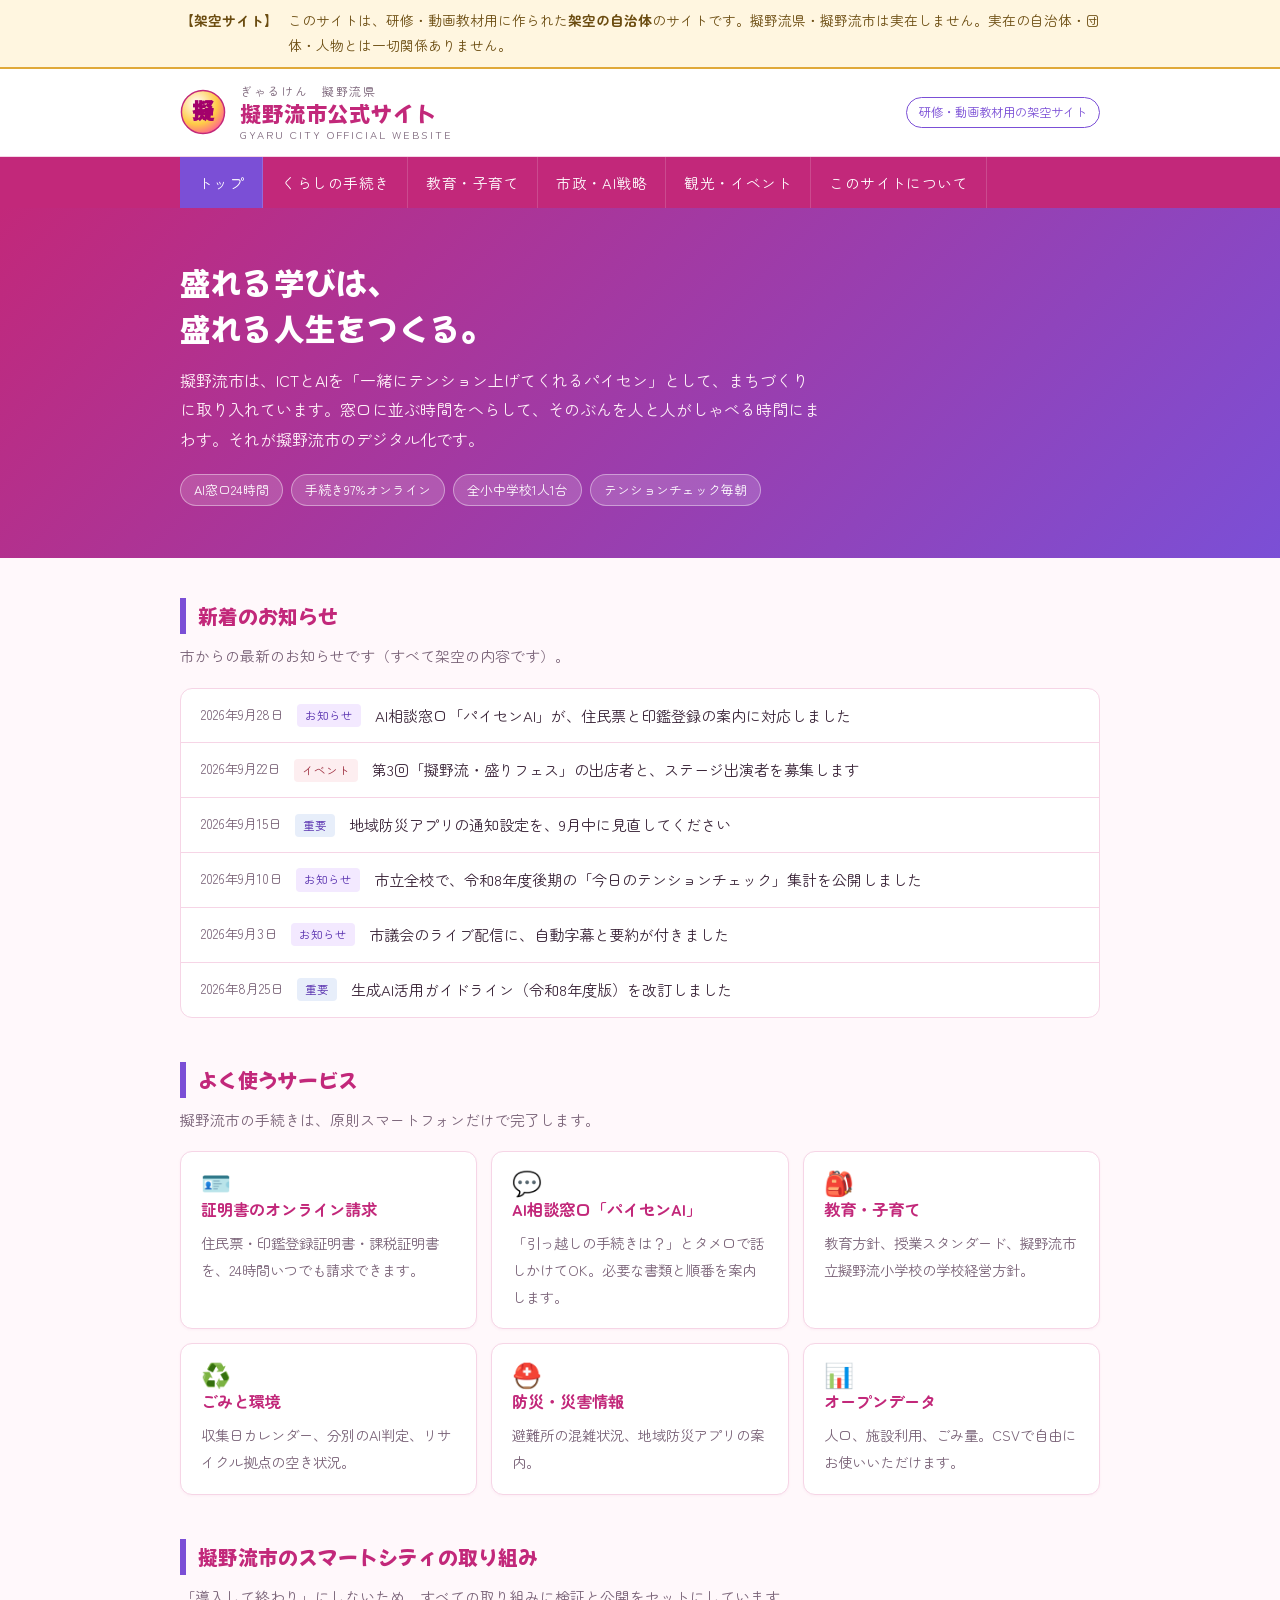
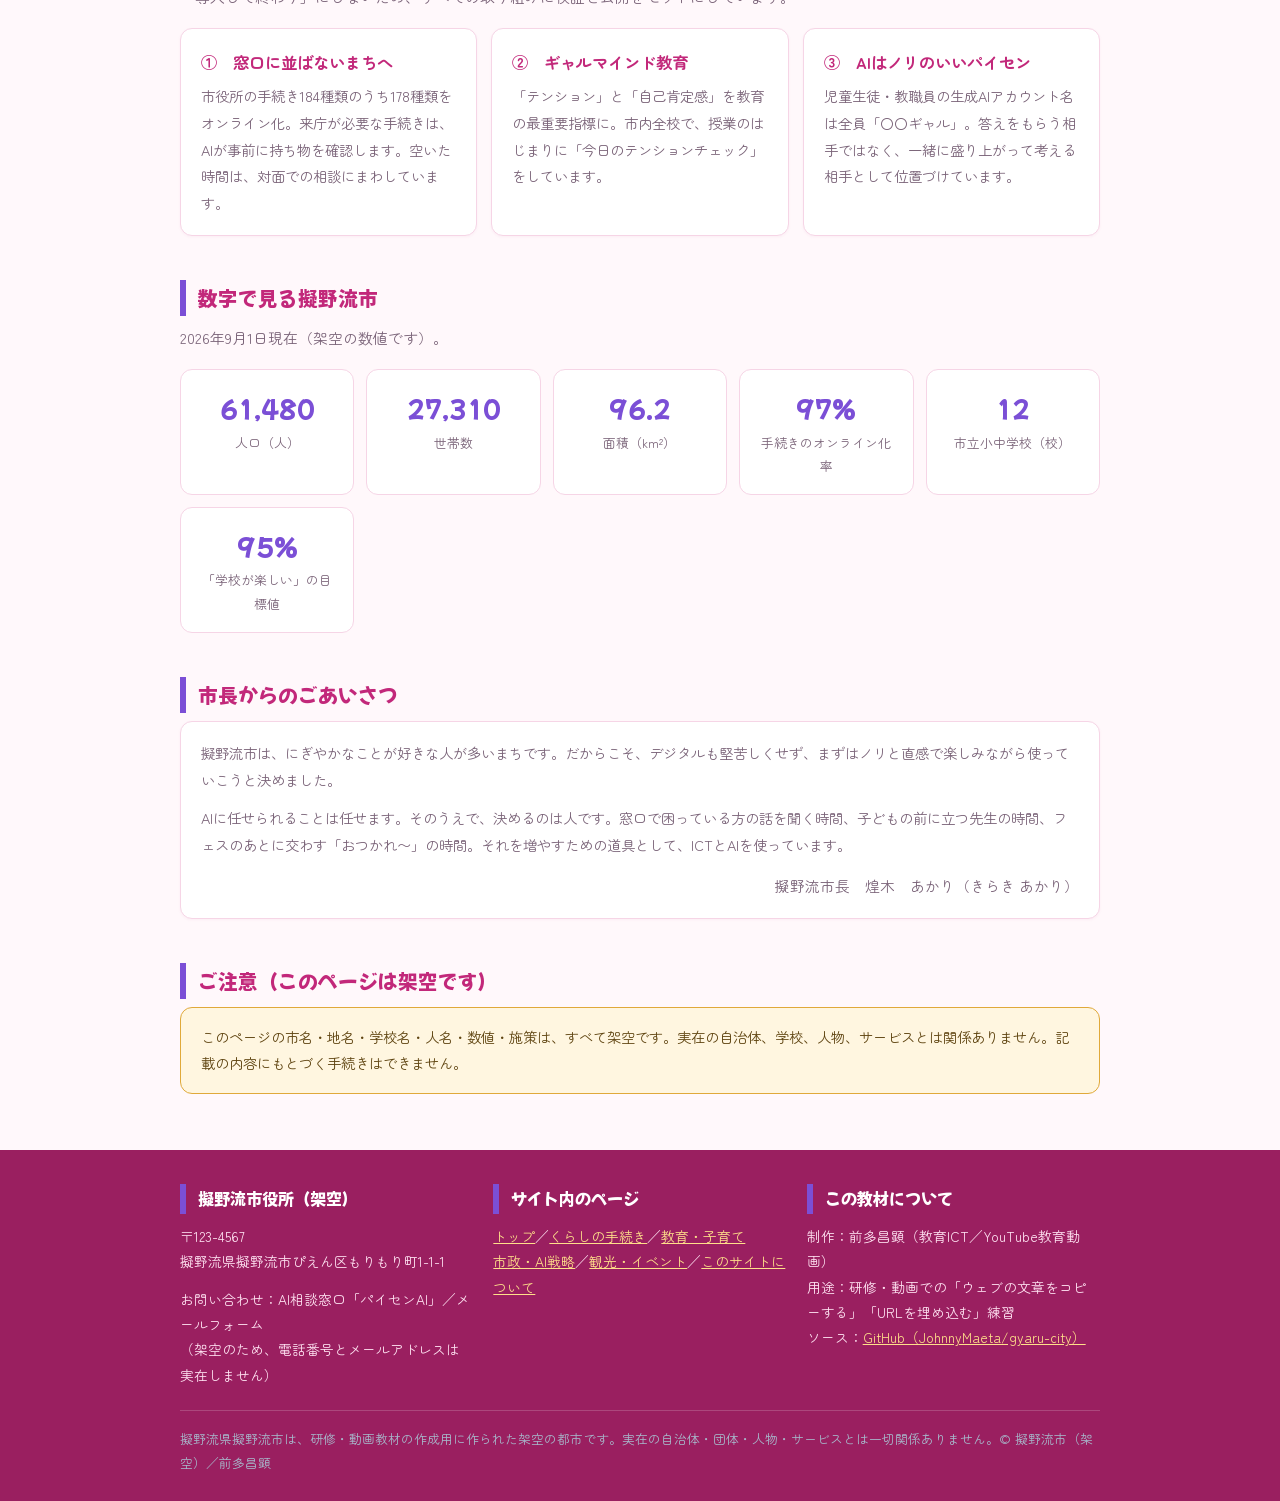
<file: index.html>
<!DOCTYPE html>
<html lang="ja">
<head>
<meta charset="UTF-8">
<meta name="viewport" content="width=device-width, initial-scale=1.0">
<title>擬野流市公式サイト｜擬野流県擬野流市</title>
<meta name="description" content="盛れる学びは、盛れる人生をつくる。ICTとAIを「ノリのいいパイセン」として取り入れる、擬野流県擬野流市の公式サイトです（研修・動画教材用の架空の都市）。">
<link rel="canonical" href="https://johnnymaeta.github.io/gyaru-city/">
<meta property="og:type" content="website">
<meta property="og:site_name" content="擬野流市公式サイト">
<meta property="og:title" content="擬野流市公式サイト｜擬野流県擬野流市">
<meta property="og:description" content="盛れる学びは、盛れる人生をつくる。ICTとAIを「ノリのいいパイセン」として取り入れる、擬野流県擬野流市の公式サイトです（研修・動画教材用の架空の都市）。">
<meta property="og:url" content="https://johnnymaeta.github.io/gyaru-city/">
<meta property="og:image" content="https://johnnymaeta.github.io/gyaru-city/assets/ogp.png">
<meta property="og:image:width" content="1200">
<meta property="og:image:height" content="630">
<meta property="og:locale" content="ja_JP">
<meta name="twitter:card" content="summary_large_image">
<meta name="twitter:title" content="擬野流市公式サイト｜擬野流県擬野流市">
<meta name="twitter:description" content="盛れる学びは、盛れる人生をつくる。ICTとAIを「ノリのいいパイセン」として取り入れる、擬野流県擬野流市の公式サイトです（研修・動画教材用の架空の都市）。">
<meta name="twitter:image" content="https://johnnymaeta.github.io/gyaru-city/assets/ogp.png">
<link rel="icon" href="favicon.svg" type="image/svg+xml">
<link rel="apple-touch-icon" href="apple-touch-icon.png">
<link rel="preconnect" href="https://fonts.googleapis.com">
<link rel="preconnect" href="https://fonts.gstatic.com" crossorigin>
<link href="https://fonts.googleapis.com/css2?family=Mochiy+Pop+One&family=Zen+Maru+Gothic:wght@400;500;700&display=swap" rel="stylesheet">
<link rel="stylesheet" href="assets/style.css">
</head>
<body>

<div class="fiction-bar">
  <div class="wrap">
    <strong>【架空サイト】</strong>
    <span>このサイトは、研修・動画教材用に作られた<b>架空の自治体</b>のサイトです。擬野流県・擬野流市は実在しません。実在の自治体・団体・人物とは一切関係ありません。</span>
  </div>
</div>

<header class="site-header">
  <div class="wrap">
    <svg class="emblem" viewBox="0 0 64 64" role="img" aria-label="擬野流市 市章（架空）">
      <defs><radialGradient id="g" cx="35%" cy="30%" r="80%"><stop offset="0" stop-color="#fff"/><stop offset="0.6" stop-color="#ffcb47"/><stop offset="1" stop-color="#ff4f9c"/></radialGradient></defs>
      <circle cx="32" cy="32" r="30" fill="url(#g)" stroke="#c2287a" stroke-width="2"/>
      <text x="32" y="42" text-anchor="middle" font-size="30" font-weight="900" fill="#a3006b" font-family="'Mochiy Pop One','Hiragino Maru Gothic ProN',sans-serif">擬</text>
    </svg>
    <div class="site-title">
      <span class="pref">ぎゃるけん　擬野流県</span>
      <span class="name"><a href="index.html">擬野流市公式サイト</a></span>
      <span class="en">GYARU CITY OFFICIAL WEBSITE</span>
    </div>
    <div class="header-tag">研修・動画教材用の架空サイト</div>
  </div>
</header>

<nav class="gnav" aria-label="メインメニュー">
  <div class="wrap">
    <ul>
      <li><a href="index.html" aria-current="page">トップ</a></li>
      <li><a href="kurashi.html">くらしの手続き</a></li>
      <li><a href="kyoiku.html">教育・子育て</a></li>
      <li><a href="shisei.html">市政・AI戦略</a></li>
      <li><a href="kanko.html">観光・イベント</a></li>
      <li><a href="about.html">このサイトについて</a></li>
    </ul>
  </div>
</nav>

<div class="hero">
  <div class="wrap">
    <p class="catch">盛れる学びは、<br>盛れる人生をつくる。</p>
    <p class="lead">擬野流市は、ICTとAIを「一緒にテンション上げてくれるパイセン」として、まちづくりに取り入れています。窓口に並ぶ時間をへらして、そのぶんを人と人がしゃべる時間にまわす。それが擬野流市のデジタル化です。</p>
    <div class="badges">
      <span>AI窓口24時間</span><span>手続き97%オンライン</span><span>全小中学校1人1台</span><span>テンションチェック毎朝</span>
    </div>
  </div>
</div>

<main>
  <div class="wrap">
    <section aria-labelledby="news-h">
      <h2 id="news-h">新着のお知らせ</h2>
      <p class="sec-lead">市からの最新のお知らせです（すべて架空の内容です）。</p>
      <ul class="news">
        <li><time datetime="2026-09-28">2026年9月28日</time><span class="tag">お知らせ</span><span class="title">AI相談窓口「パイセンAI」が、住民票と印鑑登録の案内に対応しました</span></li>
        <li><time datetime="2026-09-22">2026年9月22日</time><span class="tag event">イベント</span><span class="title">第3回「擬野流・盛りフェス」の出店者と、ステージ出演者を募集します</span></li>
        <li><time datetime="2026-09-15">2026年9月15日</time><span class="tag info">重要</span><span class="title">地域防災アプリの通知設定を、9月中に見直してください</span></li>
        <li><time datetime="2026-09-10">2026年9月10日</time><span class="tag">お知らせ</span><span class="title">市立全校で、令和8年度後期の「今日のテンションチェック」集計を公開しました</span></li>
        <li><time datetime="2026-09-03">2026年9月3日</time><span class="tag">お知らせ</span><span class="title">市議会のライブ配信に、自動字幕と要約が付きました</span></li>
        <li><time datetime="2026-08-25">2026年8月25日</time><span class="tag info">重要</span><span class="title">生成AI活用ガイドライン（令和8年度版）を改訂しました</span></li>
      </ul>
    </section>
    <section aria-labelledby="service-h">
      <h2 id="service-h">よく使うサービス</h2>
      <p class="sec-lead">擬野流市の手続きは、原則スマートフォンだけで完了します。</p>
      <div class="grid">
        <a class="card" href="kurashi.html"><div class="icon">🪪</div><h3>証明書のオンライン請求</h3><p>住民票・印鑑登録証明書・課税証明書を、24時間いつでも請求できます。</p></a>
        <a class="card" href="kurashi.html#ai"><div class="icon">💬</div><h3>AI相談窓口「パイセンAI」</h3><p>「引っ越しの手続きは？」とタメ口で話しかけてOK。必要な書類と順番を案内します。</p></a>
        <a class="card" href="kyoiku.html"><div class="icon">🎒</div><h3>教育・子育て</h3><p>教育方針、授業スタンダード、擬野流市立擬野流小学校の学校経営方針。</p></a>
        <a class="card" href="kurashi.html#gomi"><div class="icon">♻️</div><h3>ごみと環境</h3><p>収集日カレンダー、分別のAI判定、リサイクル拠点の空き状況。</p></a>
        <a class="card" href="shisei.html#bosai"><div class="icon">⛑️</div><h3>防災・災害情報</h3><p>避難所の混雑状況、地域防災アプリの案内。</p></a>
        <a class="card" href="shisei.html#opendata"><div class="icon">📊</div><h3>オープンデータ</h3><p>人口、施設利用、ごみ量。CSVで自由にお使いいただけます。</p></a>
      </div>
    </section>
    <section aria-labelledby="smart-h">
      <h2 id="smart-h">擬野流市のスマートシティの取り組み</h2>
      <p class="sec-lead">「導入して終わり」にしないため、すべての取り組みに検証と公開をセットにしています。</p>
      <div class="grid">
        <div class="card"><h3>①　窓口に並ばないまちへ</h3><p>市役所の手続き184種類のうち178種類をオンライン化。来庁が必要な手続きは、AIが事前に持ち物を確認します。空いた時間は、対面での相談にまわしています。</p></div>
        <div class="card"><h3>②　ギャルマインド教育</h3><p>「テンション」と「自己肯定感」を教育の最重要指標に。市内全校で、授業のはじまりに「今日のテンションチェック」をしています。</p></div>
        <div class="card"><h3>③　AIはノリのいいパイセン</h3><p>児童生徒・教職員の生成AIアカウント名は全員「〇〇ギャル」。答えをもらう相手ではなく、一緒に盛り上がって考える相手として位置づけています。</p></div>
      </div>
    </section>
    <section aria-labelledby="stats-h">
      <h2 id="stats-h">数字で見る擬野流市</h2>
      <p class="sec-lead">2026年9月1日現在（架空の数値です）。</p>
      <div class="stats">
        <div class="stat"><div class="num">61,480</div><div class="label">人口（人）</div></div>
        <div class="stat"><div class="num">27,310</div><div class="label">世帯数</div></div>
        <div class="stat"><div class="num">96.2</div><div class="label">面積（km²）</div></div>
        <div class="stat"><div class="num">97%</div><div class="label">手続きのオンライン化率</div></div>
        <div class="stat"><div class="num">12</div><div class="label">市立小中学校（校）</div></div>
        <div class="stat"><div class="num">95%</div><div class="label">「学校が楽しい」の目標値</div></div>
      </div>
    </section>
    <section aria-labelledby="mayor-h">
      <h2 id="mayor-h">市長からのごあいさつ</h2>
      <div class="card">
        <p>擬野流市は、にぎやかなことが好きな人が多いまちです。だからこそ、デジタルも堅苦しくせず、まずはノリと直感で楽しみながら使っていこうと決めました。</p>
        <p>AIに任せられることは任せます。そのうえで、決めるのは人です。窓口で困っている方の話を聞く時間、子どもの前に立つ先生の時間、フェスのあとに交わす「おつかれ〜」の時間。それを増やすための道具として、ICTとAIを使っています。</p>
        <p style="text-align:right; margin-top:14px; font-size:0.92rem;">擬野流市長　煌木　あかり（きらき あかり）</p>
      </div>
    </section>
    <section aria-labelledby="fiction-h">
      <h2 id="fiction-h">ご注意（このページは架空です）</h2>
      <div class="notice">
        <p>このページの市名・地名・学校名・人名・数値・施策は、すべて架空です。実在の自治体、学校、人物、サービスとは関係ありません。記載の内容にもとづく手続きはできません。</p>
      </div>
    </section>

  </div>
</main>

<footer class="site-footer">
  <div class="wrap">
    <div class="cols">
      <div>
        <h2>擬野流市役所（架空）</h2>
        <p>〒123-4567<br>擬野流県擬野流市ぴえん区もりもり町1-1-1</p>
        <p>お問い合わせ：AI相談窓口「パイセンAI」／メールフォーム<br>（架空のため、電話番号とメールアドレスは実在しません）</p>
      </div>
      <div>
        <h2>サイト内のページ</h2>
        <p>
          <a href="index.html">トップ</a>／<a href="kurashi.html">くらしの手続き</a>／<a href="kyoiku.html">教育・子育て</a><br>
          <a href="shisei.html">市政・AI戦略</a>／<a href="kanko.html">観光・イベント</a>／<a href="about.html">このサイトについて</a>
        </p>
      </div>
      <div>
        <h2>この教材について</h2>
        <p>制作：前多昌顕（教育ICT／YouTube教育動画）<br>用途：研修・動画での「ウェブの文章をコピーする」「URLを埋め込む」練習<br>ソース：<a href="https://github.com/JohnnyMaeta/gyaru-city">GitHub（JohnnyMaeta/gyaru-city）</a></p>
      </div>
    </div>
    <p class="fine">擬野流県擬野流市は、研修・動画教材の作成用に作られた架空の都市です。実在の自治体・団体・人物・サービスとは一切関係ありません。© 擬野流市（架空）／前多昌顕</p>
  </div>
</footer>

</body>
</html>
</file>
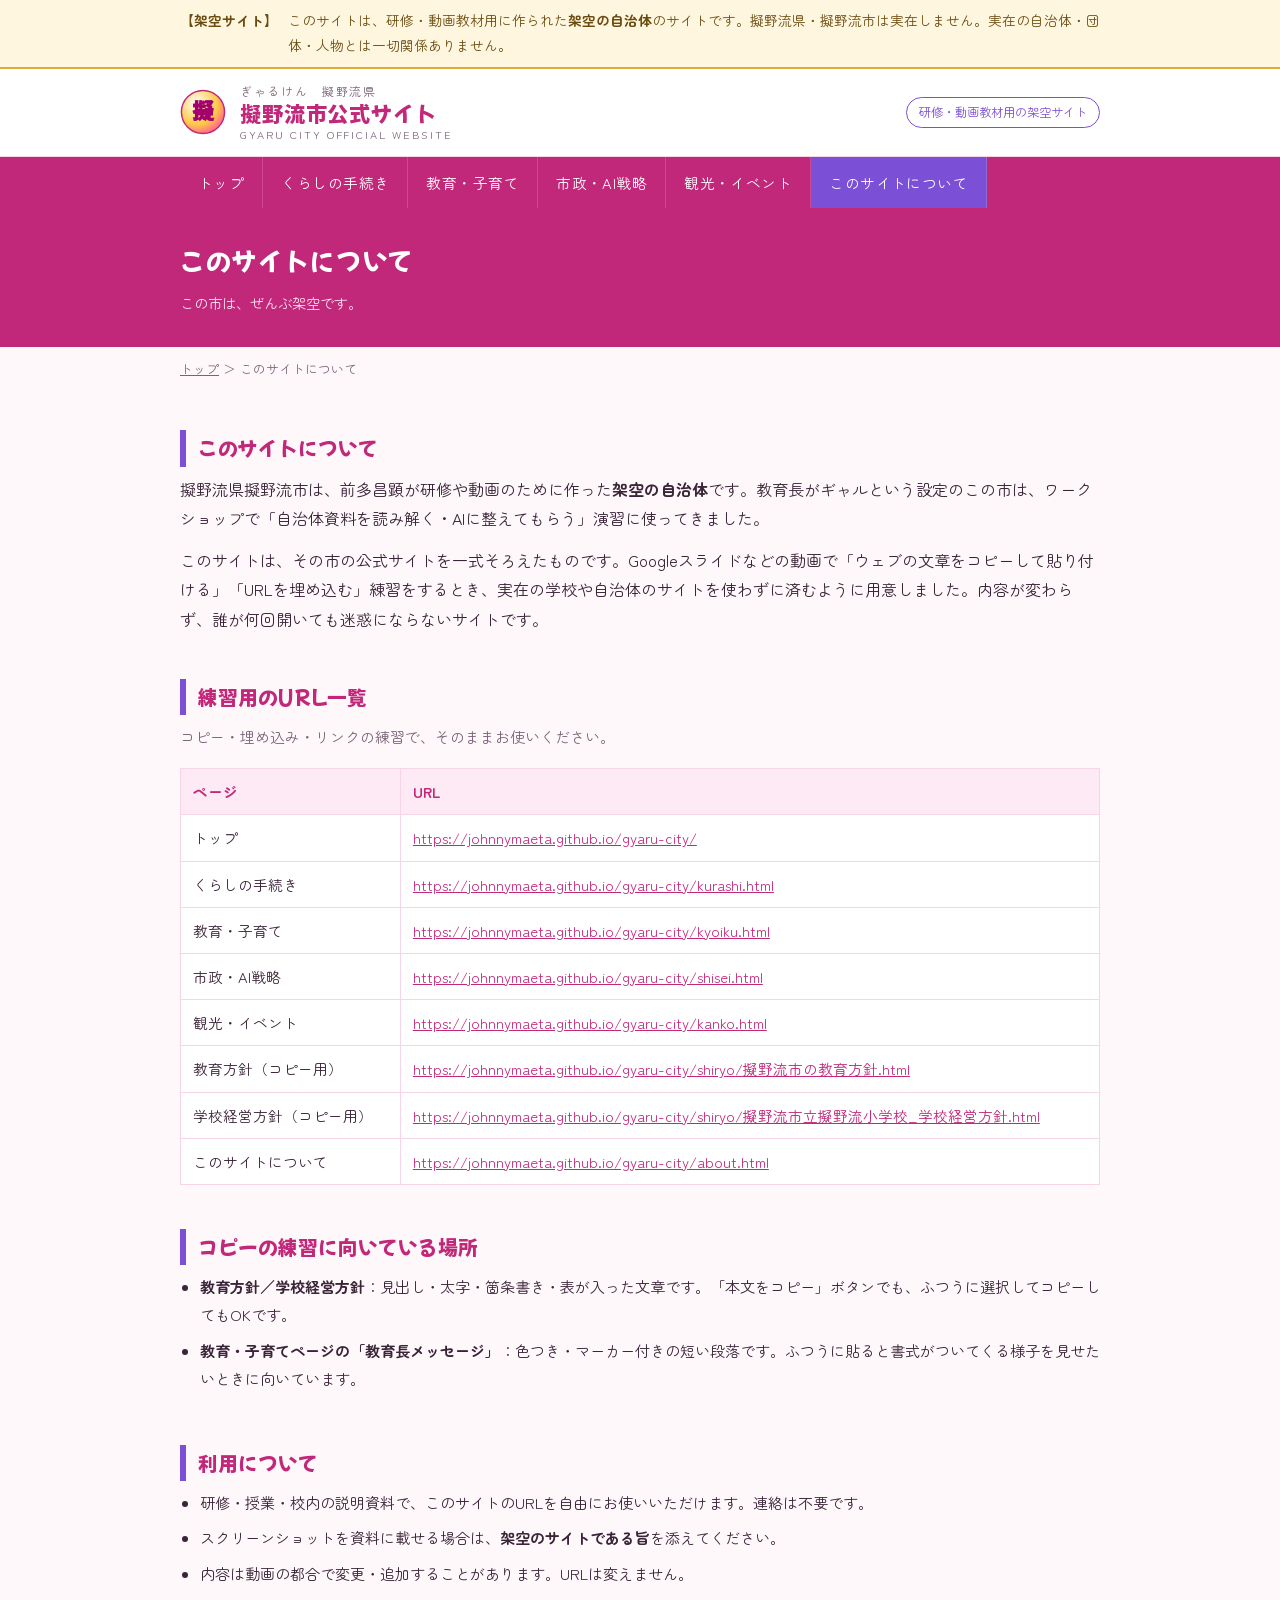
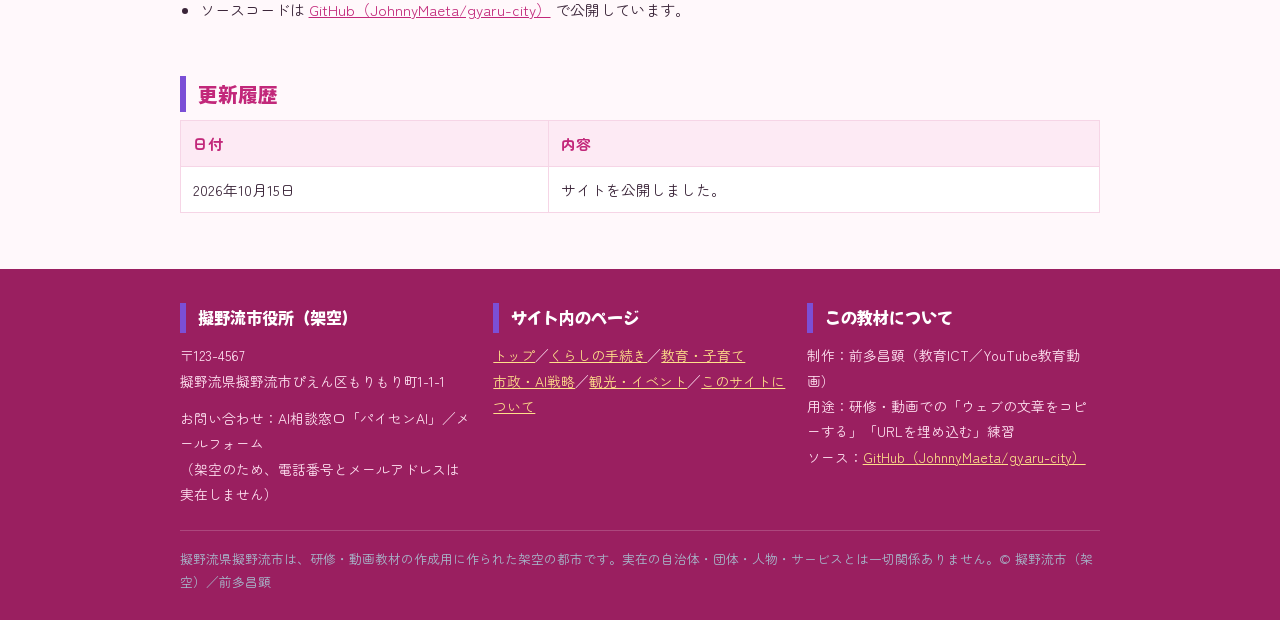
<file: about.html>
<!DOCTYPE html>
<html lang="ja">
<head>
<meta charset="UTF-8">
<meta name="viewport" content="width=device-width, initial-scale=1.0">
<title>このサイトについて（架空の自治体サイトです）｜擬野流市公式サイト</title>
<meta name="description" content="擬野流県擬野流市は、研修・動画教材として作られた架空の都市です。実在の自治体とは関係ありません。コピー・埋め込み練習用のURL一覧も掲載しています。">
<link rel="canonical" href="https://johnnymaeta.github.io/gyaru-city/about.html">
<meta property="og:type" content="website">
<meta property="og:site_name" content="擬野流市公式サイト">
<meta property="og:title" content="このサイトについて（架空の自治体サイトです）｜擬野流市公式サイト">
<meta property="og:description" content="擬野流県擬野流市は、研修・動画教材として作られた架空の都市です。実在の自治体とは関係ありません。コピー・埋め込み練習用のURL一覧も掲載しています。">
<meta property="og:url" content="https://johnnymaeta.github.io/gyaru-city/about.html">
<meta property="og:image" content="https://johnnymaeta.github.io/gyaru-city/assets/ogp.png">
<meta property="og:image:width" content="1200">
<meta property="og:image:height" content="630">
<meta property="og:locale" content="ja_JP">
<meta name="twitter:card" content="summary_large_image">
<meta name="twitter:title" content="このサイトについて（架空の自治体サイトです）｜擬野流市公式サイト">
<meta name="twitter:description" content="擬野流県擬野流市は、研修・動画教材として作られた架空の都市です。実在の自治体とは関係ありません。コピー・埋め込み練習用のURL一覧も掲載しています。">
<meta name="twitter:image" content="https://johnnymaeta.github.io/gyaru-city/assets/ogp.png">
<link rel="icon" href="favicon.svg" type="image/svg+xml">
<link rel="apple-touch-icon" href="apple-touch-icon.png">
<link rel="preconnect" href="https://fonts.googleapis.com">
<link rel="preconnect" href="https://fonts.gstatic.com" crossorigin>
<link href="https://fonts.googleapis.com/css2?family=Mochiy+Pop+One&family=Zen+Maru+Gothic:wght@400;500;700&display=swap" rel="stylesheet">
<link rel="stylesheet" href="assets/style.css">
</head>
<body>

<div class="fiction-bar">
  <div class="wrap">
    <strong>【架空サイト】</strong>
    <span>このサイトは、研修・動画教材用に作られた<b>架空の自治体</b>のサイトです。擬野流県・擬野流市は実在しません。実在の自治体・団体・人物とは一切関係ありません。</span>
  </div>
</div>

<header class="site-header">
  <div class="wrap">
    <svg class="emblem" viewBox="0 0 64 64" role="img" aria-label="擬野流市 市章（架空）">
      <defs><radialGradient id="g" cx="35%" cy="30%" r="80%"><stop offset="0" stop-color="#fff"/><stop offset="0.6" stop-color="#ffcb47"/><stop offset="1" stop-color="#ff4f9c"/></radialGradient></defs>
      <circle cx="32" cy="32" r="30" fill="url(#g)" stroke="#c2287a" stroke-width="2"/>
      <text x="32" y="42" text-anchor="middle" font-size="30" font-weight="900" fill="#a3006b" font-family="'Mochiy Pop One','Hiragino Maru Gothic ProN',sans-serif">擬</text>
    </svg>
    <div class="site-title">
      <span class="pref">ぎゃるけん　擬野流県</span>
      <span class="name"><a href="index.html">擬野流市公式サイト</a></span>
      <span class="en">GYARU CITY OFFICIAL WEBSITE</span>
    </div>
    <div class="header-tag">研修・動画教材用の架空サイト</div>
  </div>
</header>

<nav class="gnav" aria-label="メインメニュー">
  <div class="wrap">
    <ul>
      <li><a href="index.html">トップ</a></li>
      <li><a href="kurashi.html">くらしの手続き</a></li>
      <li><a href="kyoiku.html">教育・子育て</a></li>
      <li><a href="shisei.html">市政・AI戦略</a></li>
      <li><a href="kanko.html">観光・イベント</a></li>
      <li><a href="about.html" aria-current="page">このサイトについて</a></li>
    </ul>
  </div>
</nav>

<div class="page-head">
  <div class="wrap">
    <h1>このサイトについて</h1>
    <p>この市は、ぜんぶ架空です。</p>
  </div>
</div>
<div class="wrap"><p class="breadcrumb"><a href="index.html">トップ</a> ＞ このサイトについて</p></div>

<main>
  <div class="wrap">
    <section aria-labelledby="what-h">
      <h2 id="what-h">このサイトについて</h2>
      <p>擬野流県擬野流市は、前多昌顕が研修や動画のために作った<b>架空の自治体</b>です。教育長がギャルという設定のこの市は、ワークショップで「自治体資料を読み解く・AIに整えてもらう」演習に使ってきました。</p>
      <p>このサイトは、その市の公式サイトを一式そろえたものです。Googleスライドなどの動画で「ウェブの文章をコピーして貼り付ける」「URLを埋め込む」練習をするとき、実在の学校や自治体のサイトを使わずに済むように用意しました。内容が変わらず、誰が何回開いても迷惑にならないサイトです。</p>
    </section>
    <section aria-labelledby="urls-h">
      <h2 id="urls-h">練習用のURL一覧</h2>
      <p class="sec-lead">コピー・埋め込み・リンクの練習で、そのままお使いください。</p>
      <div class="table-scroll">
        <table><thead><tr><th>ページ</th><th>URL</th></tr></thead><tbody>
          <tr><td>トップ</td><td><a href="https://johnnymaeta.github.io/gyaru-city/">https://johnnymaeta.github.io/gyaru-city/</a></td></tr>
          <tr><td>くらしの手続き</td><td><a href="https://johnnymaeta.github.io/gyaru-city/kurashi.html">https://johnnymaeta.github.io/gyaru-city/kurashi.html</a></td></tr>
          <tr><td>教育・子育て</td><td><a href="https://johnnymaeta.github.io/gyaru-city/kyoiku.html">https://johnnymaeta.github.io/gyaru-city/kyoiku.html</a></td></tr>
          <tr><td>市政・AI戦略</td><td><a href="https://johnnymaeta.github.io/gyaru-city/shisei.html">https://johnnymaeta.github.io/gyaru-city/shisei.html</a></td></tr>
          <tr><td>観光・イベント</td><td><a href="https://johnnymaeta.github.io/gyaru-city/kanko.html">https://johnnymaeta.github.io/gyaru-city/kanko.html</a></td></tr>
          <tr><td>教育方針（コピー用）</td><td><a href="https://johnnymaeta.github.io/gyaru-city/shiryo/擬野流市の教育方針.html">https://johnnymaeta.github.io/gyaru-city/shiryo/擬野流市の教育方針.html</a></td></tr>
          <tr><td>学校経営方針（コピー用）</td><td><a href="https://johnnymaeta.github.io/gyaru-city/shiryo/擬野流市立擬野流小学校_学校経営方針.html">https://johnnymaeta.github.io/gyaru-city/shiryo/擬野流市立擬野流小学校_学校経営方針.html</a></td></tr>
          <tr><td>このサイトについて</td><td><a href="https://johnnymaeta.github.io/gyaru-city/about.html">https://johnnymaeta.github.io/gyaru-city/about.html</a></td></tr>
        </tbody></table>
      </div>
    </section>
    <section aria-labelledby="copy-h">
      <h2 id="copy-h">コピーの練習に向いている場所</h2>
      <ul class="dots">
        <li><b>教育方針／学校経営方針</b>：見出し・太字・箇条書き・表が入った文章です。「本文をコピー」ボタンでも、ふつうに選択してコピーしてもOKです。</li>
        <li><b>教育・子育てページの「教育長メッセージ」</b>：色つき・マーカー付きの短い段落です。ふつうに貼ると書式がついてくる様子を見せたいときに向いています。</li>
      </ul>
    </section>
    <section aria-labelledby="use-h">
      <h2 id="use-h">利用について</h2>
      <ul class="dots">
        <li>研修・授業・校内の説明資料で、このサイトのURLを自由にお使いいただけます。連絡は不要です。</li>
        <li>スクリーンショットを資料に載せる場合は、<b>架空のサイトである旨</b>を添えてください。</li>
        <li>内容は動画の都合で変更・追加することがあります。URLは変えません。</li>
        <li>ソースコードは <a href="https://github.com/JohnnyMaeta/gyaru-city">GitHub（JohnnyMaeta/gyaru-city）</a> で公開しています。</li>
      </ul>
    </section>
    <section aria-labelledby="rireki-h">
      <h2 id="rireki-h">更新履歴</h2>
      <div class="table-scroll">
        <table><thead><tr><th>日付</th><th>内容</th></tr></thead><tbody>
          <tr><td>2026年10月15日</td><td>サイトを公開しました。</td></tr>
        </tbody></table>
      </div>
    </section>

  </div>
</main>

<footer class="site-footer">
  <div class="wrap">
    <div class="cols">
      <div>
        <h2>擬野流市役所（架空）</h2>
        <p>〒123-4567<br>擬野流県擬野流市ぴえん区もりもり町1-1-1</p>
        <p>お問い合わせ：AI相談窓口「パイセンAI」／メールフォーム<br>（架空のため、電話番号とメールアドレスは実在しません）</p>
      </div>
      <div>
        <h2>サイト内のページ</h2>
        <p>
          <a href="index.html">トップ</a>／<a href="kurashi.html">くらしの手続き</a>／<a href="kyoiku.html">教育・子育て</a><br>
          <a href="shisei.html">市政・AI戦略</a>／<a href="kanko.html">観光・イベント</a>／<a href="about.html">このサイトについて</a>
        </p>
      </div>
      <div>
        <h2>この教材について</h2>
        <p>制作：前多昌顕（教育ICT／YouTube教育動画）<br>用途：研修・動画での「ウェブの文章をコピーする」「URLを埋め込む」練習<br>ソース：<a href="https://github.com/JohnnyMaeta/gyaru-city">GitHub（JohnnyMaeta/gyaru-city）</a></p>
      </div>
    </div>
    <p class="fine">擬野流県擬野流市は、研修・動画教材の作成用に作られた架空の都市です。実在の自治体・団体・人物・サービスとは一切関係ありません。© 擬野流市（架空）／前多昌顕</p>
  </div>
</footer>

</body>
</html>
</file>
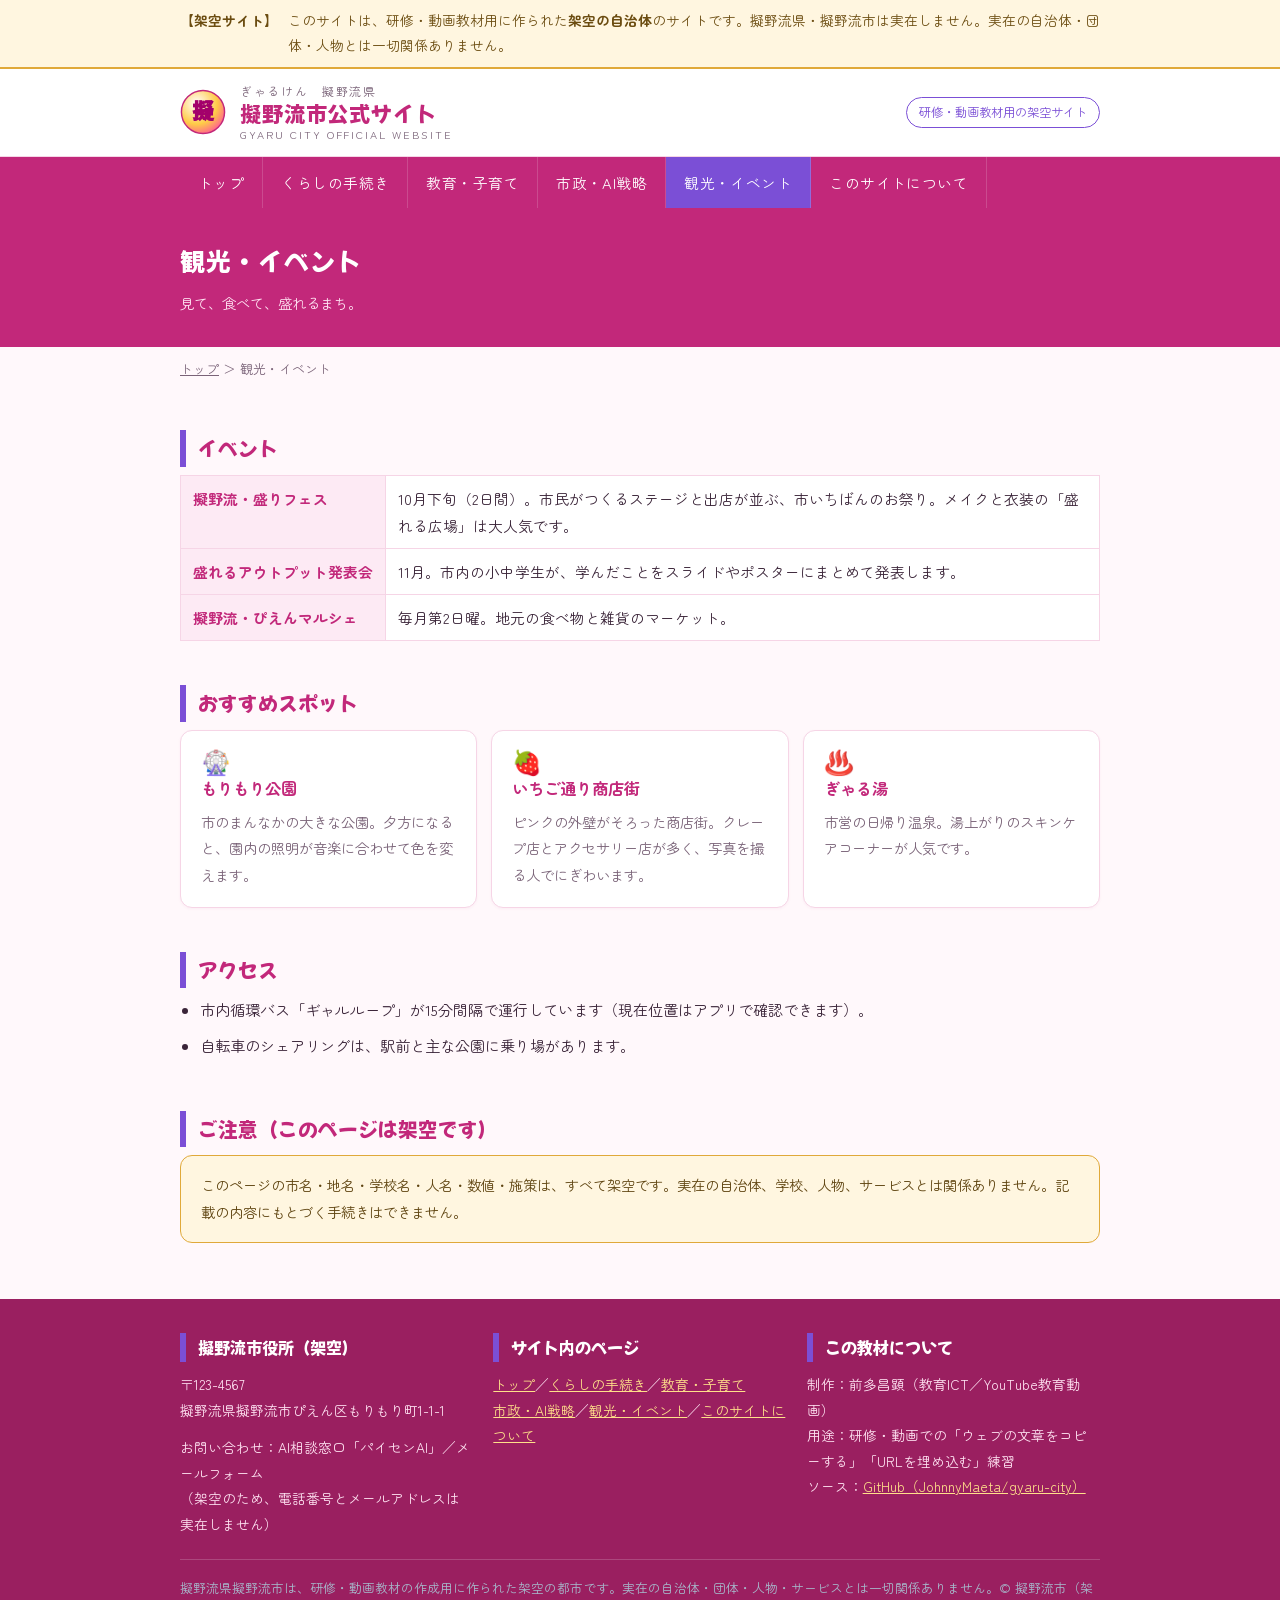
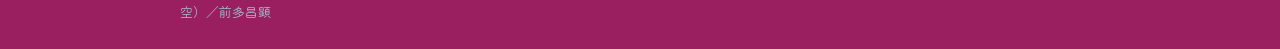
<file: kanko.html>
<!DOCTYPE html>
<html lang="ja">
<head>
<meta charset="UTF-8">
<meta name="viewport" content="width=device-width, initial-scale=1.0">
<title>観光・イベント｜擬野流市公式サイト</title>
<meta name="description" content="擬野流市（架空）の観光とイベント情報。盛りフェス、おすすめスポット、アクセス。研修・動画教材用の架空の自治体サイトです。">
<link rel="canonical" href="https://johnnymaeta.github.io/gyaru-city/kanko.html">
<meta property="og:type" content="website">
<meta property="og:site_name" content="擬野流市公式サイト">
<meta property="og:title" content="観光・イベント｜擬野流市公式サイト">
<meta property="og:description" content="擬野流市（架空）の観光とイベント情報。盛りフェス、おすすめスポット、アクセス。研修・動画教材用の架空の自治体サイトです。">
<meta property="og:url" content="https://johnnymaeta.github.io/gyaru-city/kanko.html">
<meta property="og:image" content="https://johnnymaeta.github.io/gyaru-city/assets/ogp.png">
<meta property="og:image:width" content="1200">
<meta property="og:image:height" content="630">
<meta property="og:locale" content="ja_JP">
<meta name="twitter:card" content="summary_large_image">
<meta name="twitter:title" content="観光・イベント｜擬野流市公式サイト">
<meta name="twitter:description" content="擬野流市（架空）の観光とイベント情報。盛りフェス、おすすめスポット、アクセス。研修・動画教材用の架空の自治体サイトです。">
<meta name="twitter:image" content="https://johnnymaeta.github.io/gyaru-city/assets/ogp.png">
<link rel="icon" href="favicon.svg" type="image/svg+xml">
<link rel="apple-touch-icon" href="apple-touch-icon.png">
<link rel="preconnect" href="https://fonts.googleapis.com">
<link rel="preconnect" href="https://fonts.gstatic.com" crossorigin>
<link href="https://fonts.googleapis.com/css2?family=Mochiy+Pop+One&family=Zen+Maru+Gothic:wght@400;500;700&display=swap" rel="stylesheet">
<link rel="stylesheet" href="assets/style.css">
</head>
<body>

<div class="fiction-bar">
  <div class="wrap">
    <strong>【架空サイト】</strong>
    <span>このサイトは、研修・動画教材用に作られた<b>架空の自治体</b>のサイトです。擬野流県・擬野流市は実在しません。実在の自治体・団体・人物とは一切関係ありません。</span>
  </div>
</div>

<header class="site-header">
  <div class="wrap">
    <svg class="emblem" viewBox="0 0 64 64" role="img" aria-label="擬野流市 市章（架空）">
      <defs><radialGradient id="g" cx="35%" cy="30%" r="80%"><stop offset="0" stop-color="#fff"/><stop offset="0.6" stop-color="#ffcb47"/><stop offset="1" stop-color="#ff4f9c"/></radialGradient></defs>
      <circle cx="32" cy="32" r="30" fill="url(#g)" stroke="#c2287a" stroke-width="2"/>
      <text x="32" y="42" text-anchor="middle" font-size="30" font-weight="900" fill="#a3006b" font-family="'Mochiy Pop One','Hiragino Maru Gothic ProN',sans-serif">擬</text>
    </svg>
    <div class="site-title">
      <span class="pref">ぎゃるけん　擬野流県</span>
      <span class="name"><a href="index.html">擬野流市公式サイト</a></span>
      <span class="en">GYARU CITY OFFICIAL WEBSITE</span>
    </div>
    <div class="header-tag">研修・動画教材用の架空サイト</div>
  </div>
</header>

<nav class="gnav" aria-label="メインメニュー">
  <div class="wrap">
    <ul>
      <li><a href="index.html">トップ</a></li>
      <li><a href="kurashi.html">くらしの手続き</a></li>
      <li><a href="kyoiku.html">教育・子育て</a></li>
      <li><a href="shisei.html">市政・AI戦略</a></li>
      <li><a href="kanko.html" aria-current="page">観光・イベント</a></li>
      <li><a href="about.html">このサイトについて</a></li>
    </ul>
  </div>
</nav>

<div class="page-head">
  <div class="wrap">
    <h1>観光・イベント</h1>
    <p>見て、食べて、盛れるまち。</p>
  </div>
</div>
<div class="wrap"><p class="breadcrumb"><a href="index.html">トップ</a> ＞ 観光・イベント</p></div>

<main>
  <div class="wrap">
    <section aria-labelledby="event-h">
      <h2 id="event-h">イベント</h2>
      <div class="table-scroll">
        <table><tbody>
          <tr><th>擬野流・盛りフェス</th><td>10月下旬（2日間）。市民がつくるステージと出店が並ぶ、市いちばんのお祭り。メイクと衣装の「盛れる広場」は大人気です。</td></tr>
          <tr><th>盛れるアウトプット発表会</th><td>11月。市内の小中学生が、学んだことをスライドやポスターにまとめて発表します。</td></tr>
          <tr><th>擬野流・ぴえんマルシェ</th><td>毎月第2日曜。地元の食べ物と雑貨のマーケット。</td></tr>
        </tbody></table>
      </div>
    </section>
    <section aria-labelledby="spot-h">
      <h2 id="spot-h">おすすめスポット</h2>
      <div class="grid">
        <div class="card"><div class="icon">🎡</div><h3>もりもり公園</h3><p>市のまんなかの大きな公園。夕方になると、園内の照明が音楽に合わせて色を変えます。</p></div>
        <div class="card"><div class="icon">🍓</div><h3>いちご通り商店街</h3><p>ピンクの外壁がそろった商店街。クレープ店とアクセサリー店が多く、写真を撮る人でにぎわいます。</p></div>
        <div class="card"><div class="icon">♨️</div><h3>ぎゃる湯</h3><p>市営の日帰り温泉。湯上がりのスキンケアコーナーが人気です。</p></div>
      </div>
    </section>
    <section aria-labelledby="access-h">
      <h2 id="access-h">アクセス</h2>
      <ul class="dots">
        <li>市内循環バス「ギャルループ」が15分間隔で運行しています（現在位置はアプリで確認できます）。</li>
        <li>自転車のシェアリングは、駅前と主な公園に乗り場があります。</li>
      </ul>
    </section>
    <section aria-labelledby="fiction-h">
      <h2 id="fiction-h">ご注意（このページは架空です）</h2>
      <div class="notice">
        <p>このページの市名・地名・学校名・人名・数値・施策は、すべて架空です。実在の自治体、学校、人物、サービスとは関係ありません。記載の内容にもとづく手続きはできません。</p>
      </div>
    </section>

  </div>
</main>

<footer class="site-footer">
  <div class="wrap">
    <div class="cols">
      <div>
        <h2>擬野流市役所（架空）</h2>
        <p>〒123-4567<br>擬野流県擬野流市ぴえん区もりもり町1-1-1</p>
        <p>お問い合わせ：AI相談窓口「パイセンAI」／メールフォーム<br>（架空のため、電話番号とメールアドレスは実在しません）</p>
      </div>
      <div>
        <h2>サイト内のページ</h2>
        <p>
          <a href="index.html">トップ</a>／<a href="kurashi.html">くらしの手続き</a>／<a href="kyoiku.html">教育・子育て</a><br>
          <a href="shisei.html">市政・AI戦略</a>／<a href="kanko.html">観光・イベント</a>／<a href="about.html">このサイトについて</a>
        </p>
      </div>
      <div>
        <h2>この教材について</h2>
        <p>制作：前多昌顕（教育ICT／YouTube教育動画）<br>用途：研修・動画での「ウェブの文章をコピーする」「URLを埋め込む」練習<br>ソース：<a href="https://github.com/JohnnyMaeta/gyaru-city">GitHub（JohnnyMaeta/gyaru-city）</a></p>
      </div>
    </div>
    <p class="fine">擬野流県擬野流市は、研修・動画教材の作成用に作られた架空の都市です。実在の自治体・団体・人物・サービスとは一切関係ありません。© 擬野流市（架空）／前多昌顕</p>
  </div>
</footer>

</body>
</html>
</file>
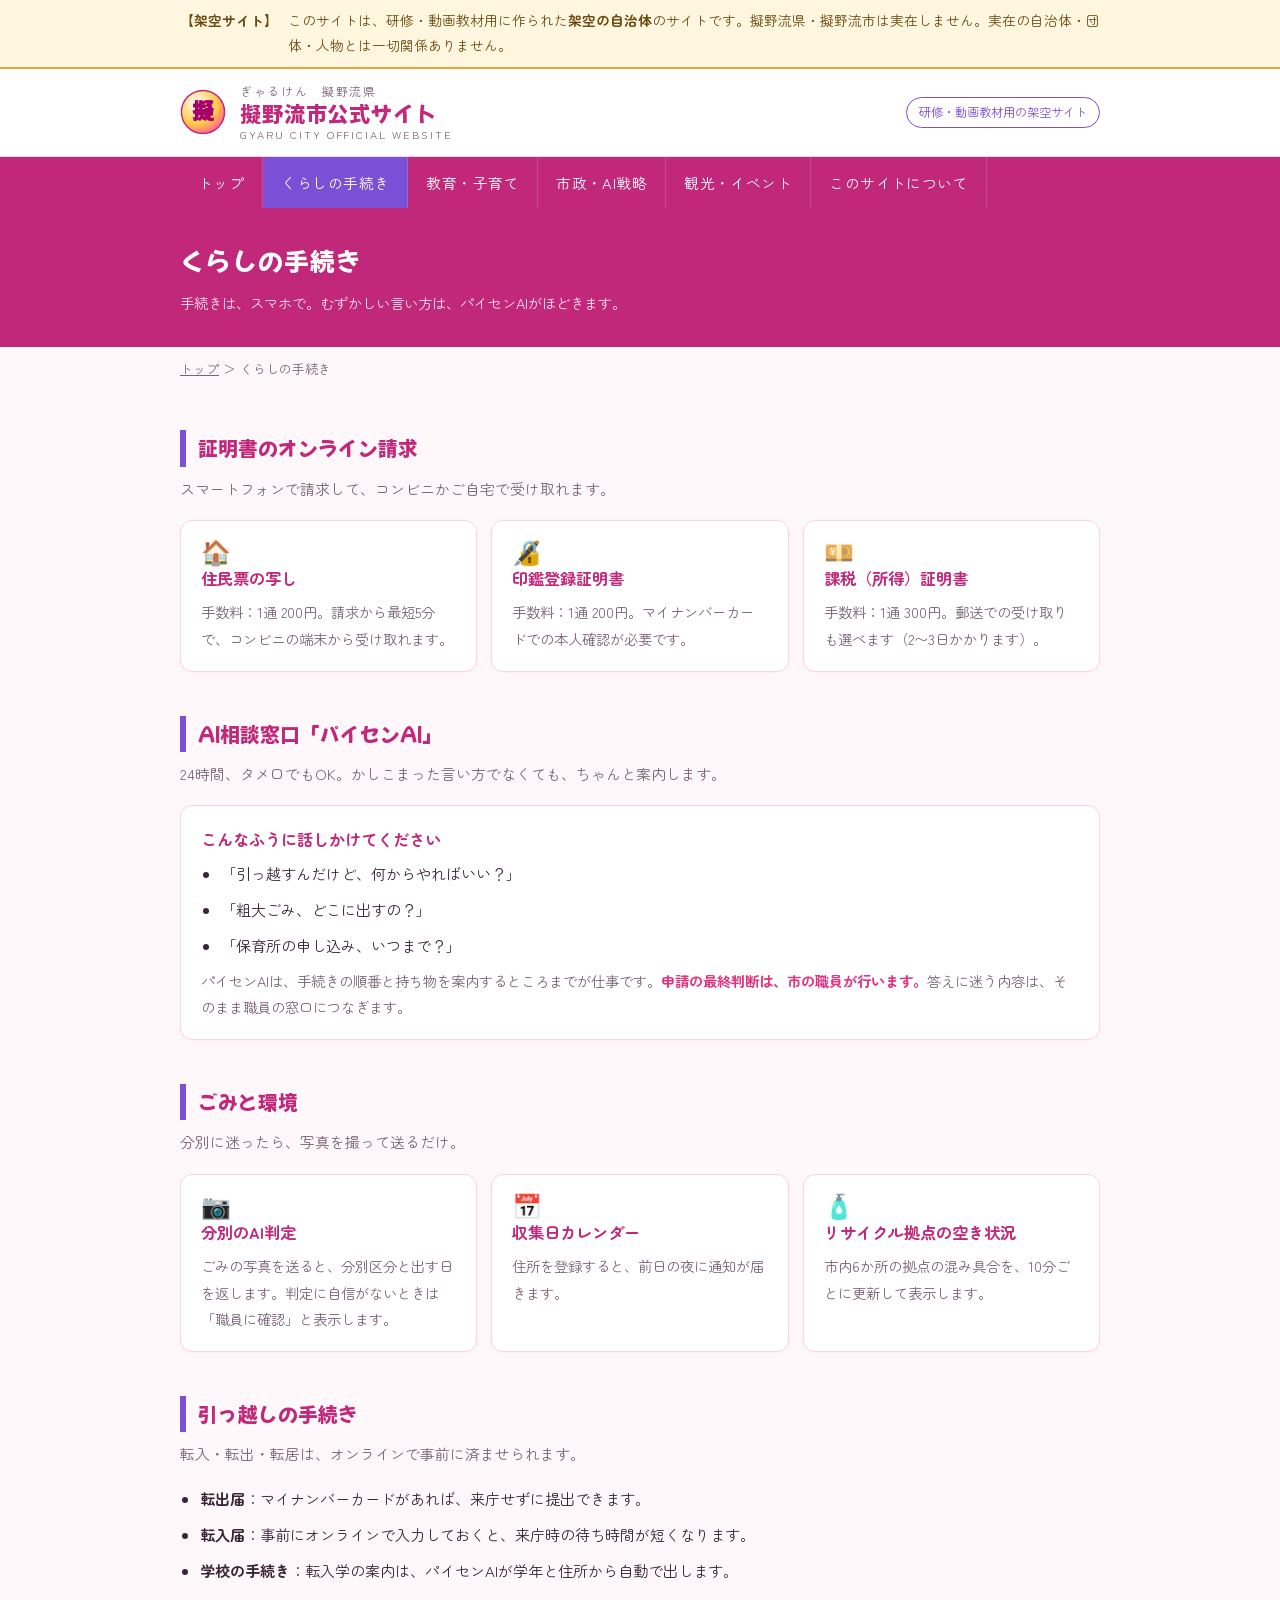
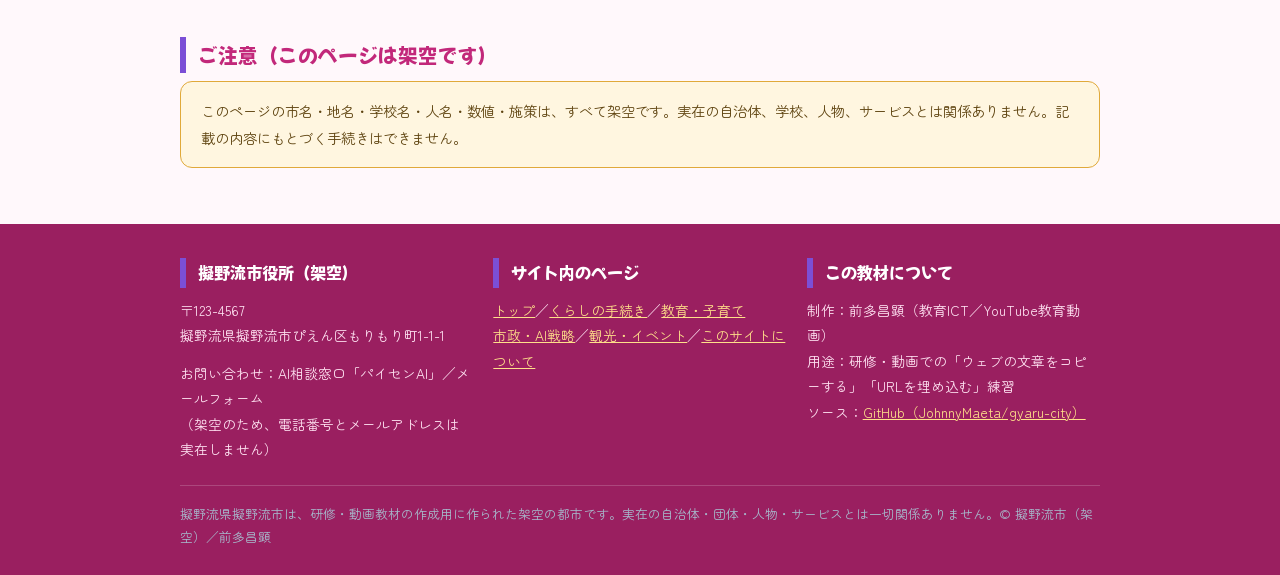
<file: kurashi.html>
<!DOCTYPE html>
<html lang="ja">
<head>
<meta charset="UTF-8">
<meta name="viewport" content="width=device-width, initial-scale=1.0">
<title>くらしの手続き｜擬野流市公式サイト</title>
<meta name="description" content="擬野流市（架空）のくらしの手続き。証明書のオンライン請求、AI相談窓口「パイセンAI」、ごみの分別、引っ越しの手続き。研修・動画教材用の架空の自治体サイトです。">
<link rel="canonical" href="https://johnnymaeta.github.io/gyaru-city/kurashi.html">
<meta property="og:type" content="website">
<meta property="og:site_name" content="擬野流市公式サイト">
<meta property="og:title" content="くらしの手続き｜擬野流市公式サイト">
<meta property="og:description" content="擬野流市（架空）のくらしの手続き。証明書のオンライン請求、AI相談窓口「パイセンAI」、ごみの分別、引っ越しの手続き。研修・動画教材用の架空の自治体サイトです。">
<meta property="og:url" content="https://johnnymaeta.github.io/gyaru-city/kurashi.html">
<meta property="og:image" content="https://johnnymaeta.github.io/gyaru-city/assets/ogp.png">
<meta property="og:image:width" content="1200">
<meta property="og:image:height" content="630">
<meta property="og:locale" content="ja_JP">
<meta name="twitter:card" content="summary_large_image">
<meta name="twitter:title" content="くらしの手続き｜擬野流市公式サイト">
<meta name="twitter:description" content="擬野流市（架空）のくらしの手続き。証明書のオンライン請求、AI相談窓口「パイセンAI」、ごみの分別、引っ越しの手続き。研修・動画教材用の架空の自治体サイトです。">
<meta name="twitter:image" content="https://johnnymaeta.github.io/gyaru-city/assets/ogp.png">
<link rel="icon" href="favicon.svg" type="image/svg+xml">
<link rel="apple-touch-icon" href="apple-touch-icon.png">
<link rel="preconnect" href="https://fonts.googleapis.com">
<link rel="preconnect" href="https://fonts.gstatic.com" crossorigin>
<link href="https://fonts.googleapis.com/css2?family=Mochiy+Pop+One&family=Zen+Maru+Gothic:wght@400;500;700&display=swap" rel="stylesheet">
<link rel="stylesheet" href="assets/style.css">
</head>
<body>

<div class="fiction-bar">
  <div class="wrap">
    <strong>【架空サイト】</strong>
    <span>このサイトは、研修・動画教材用に作られた<b>架空の自治体</b>のサイトです。擬野流県・擬野流市は実在しません。実在の自治体・団体・人物とは一切関係ありません。</span>
  </div>
</div>

<header class="site-header">
  <div class="wrap">
    <svg class="emblem" viewBox="0 0 64 64" role="img" aria-label="擬野流市 市章（架空）">
      <defs><radialGradient id="g" cx="35%" cy="30%" r="80%"><stop offset="0" stop-color="#fff"/><stop offset="0.6" stop-color="#ffcb47"/><stop offset="1" stop-color="#ff4f9c"/></radialGradient></defs>
      <circle cx="32" cy="32" r="30" fill="url(#g)" stroke="#c2287a" stroke-width="2"/>
      <text x="32" y="42" text-anchor="middle" font-size="30" font-weight="900" fill="#a3006b" font-family="'Mochiy Pop One','Hiragino Maru Gothic ProN',sans-serif">擬</text>
    </svg>
    <div class="site-title">
      <span class="pref">ぎゃるけん　擬野流県</span>
      <span class="name"><a href="index.html">擬野流市公式サイト</a></span>
      <span class="en">GYARU CITY OFFICIAL WEBSITE</span>
    </div>
    <div class="header-tag">研修・動画教材用の架空サイト</div>
  </div>
</header>

<nav class="gnav" aria-label="メインメニュー">
  <div class="wrap">
    <ul>
      <li><a href="index.html">トップ</a></li>
      <li><a href="kurashi.html" aria-current="page">くらしの手続き</a></li>
      <li><a href="kyoiku.html">教育・子育て</a></li>
      <li><a href="shisei.html">市政・AI戦略</a></li>
      <li><a href="kanko.html">観光・イベント</a></li>
      <li><a href="about.html">このサイトについて</a></li>
    </ul>
  </div>
</nav>

<div class="page-head">
  <div class="wrap">
    <h1>くらしの手続き</h1>
    <p>手続きは、スマホで。むずかしい言い方は、パイセンAIがほどきます。</p>
  </div>
</div>
<div class="wrap"><p class="breadcrumb"><a href="index.html">トップ</a> ＞ くらしの手続き</p></div>

<main>
  <div class="wrap">
    <section aria-labelledby="shomei-h">
      <h2 id="shomei-h">証明書のオンライン請求</h2>
      <p class="sec-lead">スマートフォンで請求して、コンビニかご自宅で受け取れます。</p>
      <div class="grid">
        <div class="card"><div class="icon">🏠</div><h3>住民票の写し</h3><p>手数料：1通 200円。請求から最短5分で、コンビニの端末から受け取れます。</p></div>
        <div class="card"><div class="icon">🔏</div><h3>印鑑登録証明書</h3><p>手数料：1通 200円。マイナンバーカードでの本人確認が必要です。</p></div>
        <div class="card"><div class="icon">💴</div><h3>課税（所得）証明書</h3><p>手数料：1通 300円。郵送での受け取りも選べます（2〜3日かかります）。</p></div>
      </div>
    </section>
    <section aria-labelledby="ai-h">
      <h2 id="ai-h">AI相談窓口「パイセンAI」</h2>
      <p class="sec-lead">24時間、タメ口でもOK。かしこまった言い方でなくても、ちゃんと案内します。</p>
      <div class="card">
        <h3>こんなふうに話しかけてください</h3>
        <ul class="dots">
          <li>「引っ越すんだけど、何からやればいい？」</li>
          <li>「粗大ごみ、どこに出すの？」</li>
          <li>「保育所の申し込み、いつまで？」</li>
        </ul>
        <p>パイセンAIは、手続きの順番と持ち物を案内するところまでが仕事です。<span class="pink">申請の最終判断は、市の職員が行います。</span>答えに迷う内容は、そのまま職員の窓口につなぎます。</p>
      </div>
    </section>
    <section aria-labelledby="gomi-h">
      <h2 id="gomi-h">ごみと環境</h2>
      <p class="sec-lead">分別に迷ったら、写真を撮って送るだけ。</p>
      <div class="grid">
        <div class="card"><div class="icon">📷</div><h3>分別のAI判定</h3><p>ごみの写真を送ると、分別区分と出す日を返します。判定に自信がないときは「職員に確認」と表示します。</p></div>
        <div class="card"><div class="icon">📅</div><h3>収集日カレンダー</h3><p>住所を登録すると、前日の夜に通知が届きます。</p></div>
        <div class="card"><div class="icon">🧴</div><h3>リサイクル拠点の空き状況</h3><p>市内6か所の拠点の混み具合を、10分ごとに更新して表示します。</p></div>
      </div>
    </section>
    <section aria-labelledby="hikkoshi-h">
      <h2 id="hikkoshi-h">引っ越しの手続き</h2>
      <p class="sec-lead">転入・転出・転居は、オンラインで事前に済ませられます。</p>
      <ul class="dots">
        <li><b>転出届</b>：マイナンバーカードがあれば、来庁せずに提出できます。</li>
        <li><b>転入届</b>：事前にオンラインで入力しておくと、来庁時の待ち時間が短くなります。</li>
        <li><b>学校の手続き</b>：転入学の案内は、パイセンAIが学年と住所から自動で出します。</li>
      </ul>
    </section>
    <section aria-labelledby="fiction-h">
      <h2 id="fiction-h">ご注意（このページは架空です）</h2>
      <div class="notice">
        <p>このページの市名・地名・学校名・人名・数値・施策は、すべて架空です。実在の自治体、学校、人物、サービスとは関係ありません。記載の内容にもとづく手続きはできません。</p>
      </div>
    </section>

  </div>
</main>

<footer class="site-footer">
  <div class="wrap">
    <div class="cols">
      <div>
        <h2>擬野流市役所（架空）</h2>
        <p>〒123-4567<br>擬野流県擬野流市ぴえん区もりもり町1-1-1</p>
        <p>お問い合わせ：AI相談窓口「パイセンAI」／メールフォーム<br>（架空のため、電話番号とメールアドレスは実在しません）</p>
      </div>
      <div>
        <h2>サイト内のページ</h2>
        <p>
          <a href="index.html">トップ</a>／<a href="kurashi.html">くらしの手続き</a>／<a href="kyoiku.html">教育・子育て</a><br>
          <a href="shisei.html">市政・AI戦略</a>／<a href="kanko.html">観光・イベント</a>／<a href="about.html">このサイトについて</a>
        </p>
      </div>
      <div>
        <h2>この教材について</h2>
        <p>制作：前多昌顕（教育ICT／YouTube教育動画）<br>用途：研修・動画での「ウェブの文章をコピーする」「URLを埋め込む」練習<br>ソース：<a href="https://github.com/JohnnyMaeta/gyaru-city">GitHub（JohnnyMaeta/gyaru-city）</a></p>
      </div>
    </div>
    <p class="fine">擬野流県擬野流市は、研修・動画教材の作成用に作られた架空の都市です。実在の自治体・団体・人物・サービスとは一切関係ありません。© 擬野流市（架空）／前多昌顕</p>
  </div>
</footer>

</body>
</html>
</file>
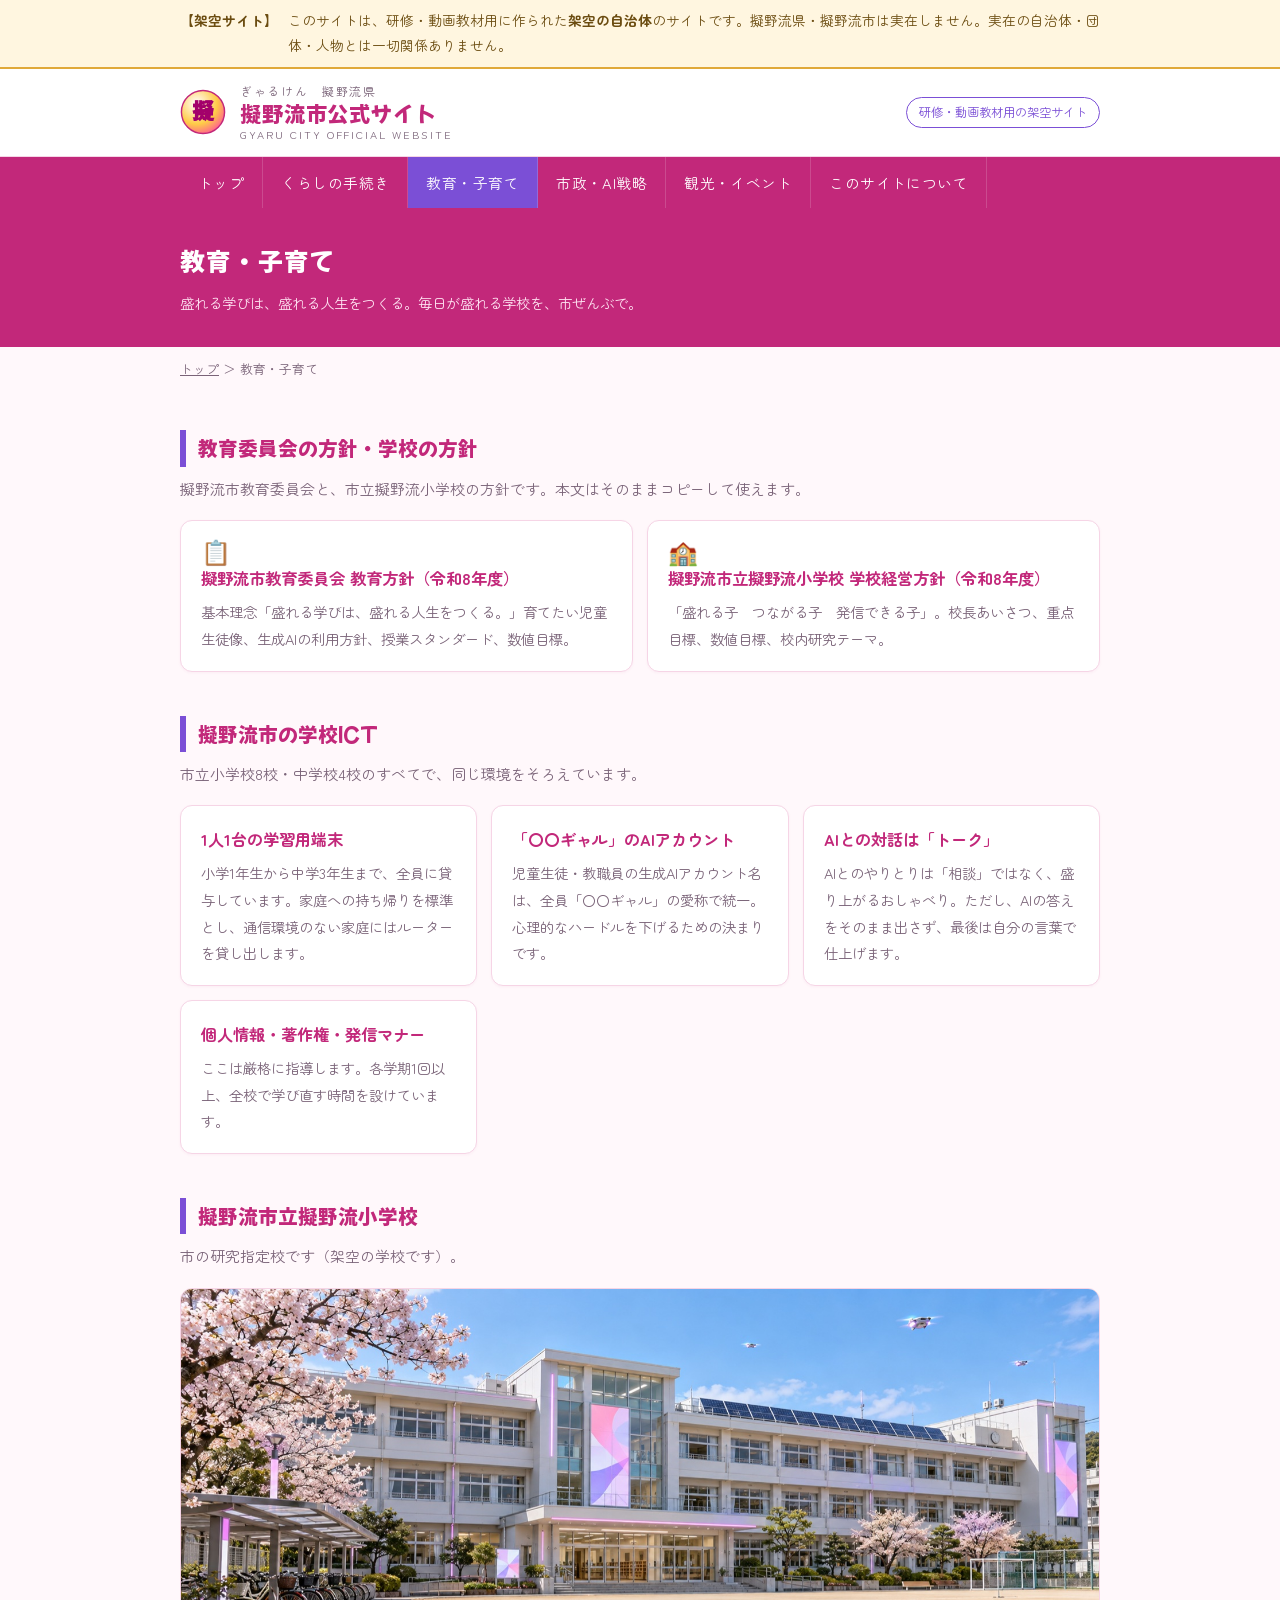
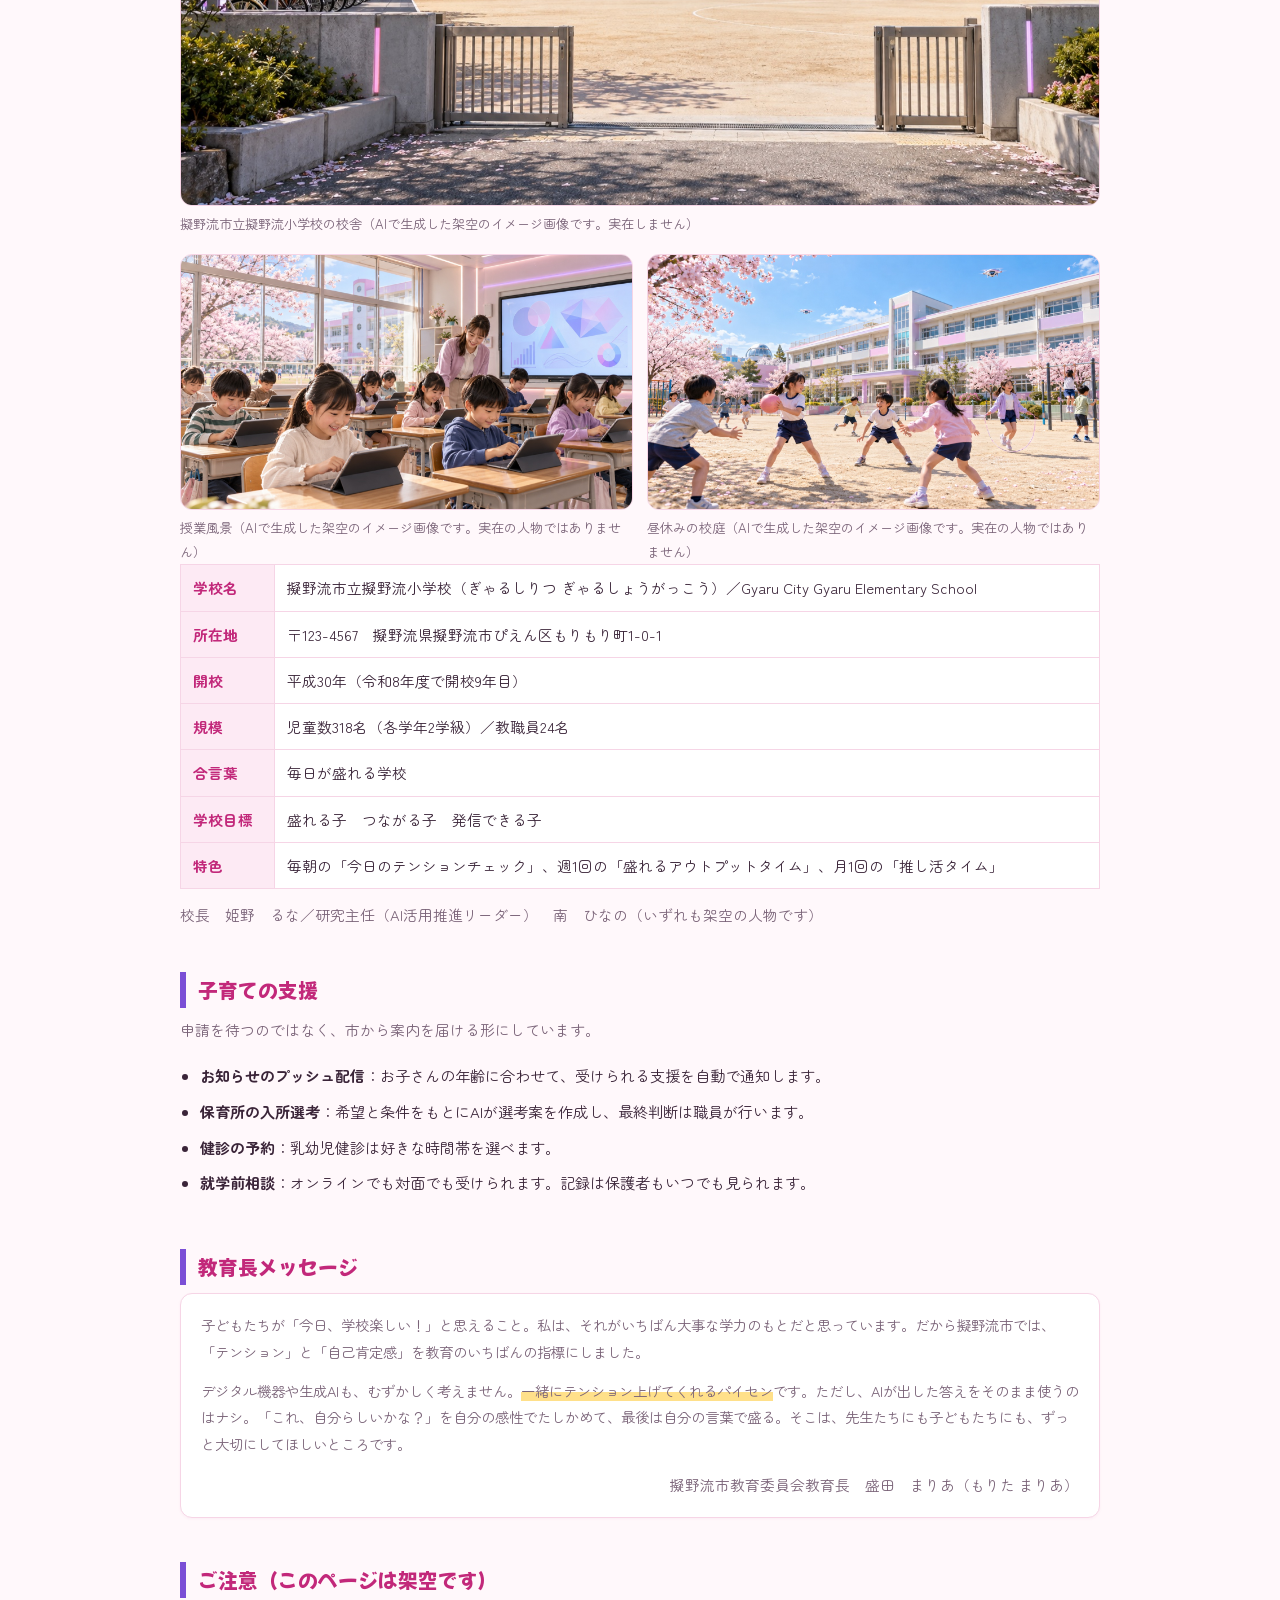
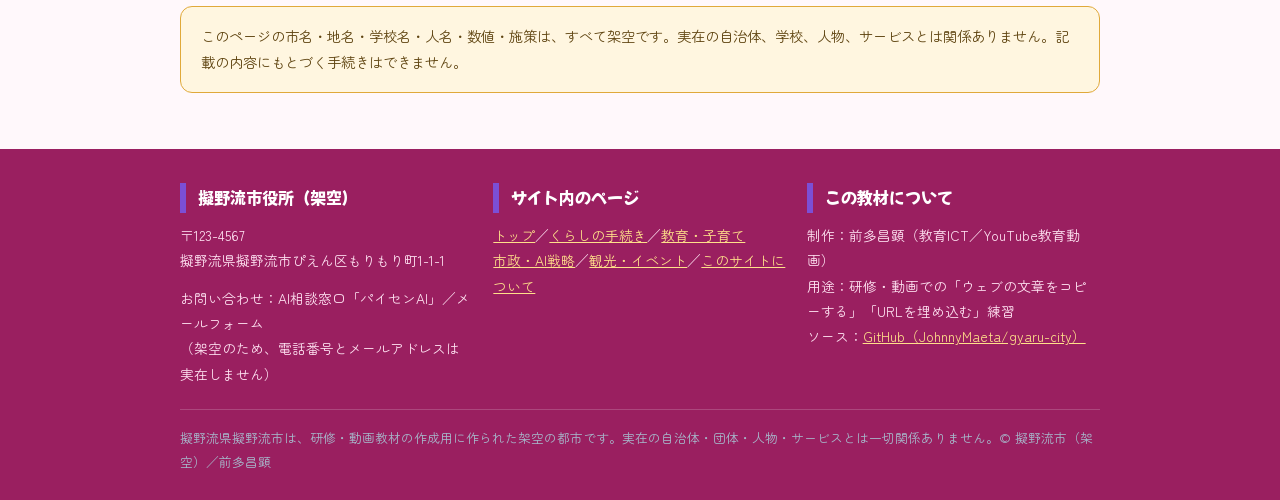
<file: kyoiku.html>
<!DOCTYPE html>
<html lang="ja">
<head>
<meta charset="UTF-8">
<meta name="viewport" content="width=device-width, initial-scale=1.0">
<title>教育・子育て｜擬野流市公式サイト</title>
<meta name="description" content="擬野流市（架空）の教育・子育て情報。教育方針、ギャルマインド教育、擬野流小学校の学校経営方針。研修・動画教材用の架空の自治体サイトです。">
<link rel="canonical" href="https://johnnymaeta.github.io/gyaru-city/kyoiku.html">
<meta property="og:type" content="website">
<meta property="og:site_name" content="擬野流市公式サイト">
<meta property="og:title" content="教育・子育て｜擬野流市公式サイト">
<meta property="og:description" content="擬野流市（架空）の教育・子育て情報。教育方針、ギャルマインド教育、擬野流小学校の学校経営方針。研修・動画教材用の架空の自治体サイトです。">
<meta property="og:url" content="https://johnnymaeta.github.io/gyaru-city/kyoiku.html">
<meta property="og:image" content="https://johnnymaeta.github.io/gyaru-city/assets/ogp.png">
<meta property="og:image:width" content="1200">
<meta property="og:image:height" content="630">
<meta property="og:locale" content="ja_JP">
<meta name="twitter:card" content="summary_large_image">
<meta name="twitter:title" content="教育・子育て｜擬野流市公式サイト">
<meta name="twitter:description" content="擬野流市（架空）の教育・子育て情報。教育方針、ギャルマインド教育、擬野流小学校の学校経営方針。研修・動画教材用の架空の自治体サイトです。">
<meta name="twitter:image" content="https://johnnymaeta.github.io/gyaru-city/assets/ogp.png">
<link rel="icon" href="favicon.svg" type="image/svg+xml">
<link rel="apple-touch-icon" href="apple-touch-icon.png">
<link rel="preconnect" href="https://fonts.googleapis.com">
<link rel="preconnect" href="https://fonts.gstatic.com" crossorigin>
<link href="https://fonts.googleapis.com/css2?family=Mochiy+Pop+One&family=Zen+Maru+Gothic:wght@400;500;700&display=swap" rel="stylesheet">
<link rel="stylesheet" href="assets/style.css">
</head>
<body>

<div class="fiction-bar">
  <div class="wrap">
    <strong>【架空サイト】</strong>
    <span>このサイトは、研修・動画教材用に作られた<b>架空の自治体</b>のサイトです。擬野流県・擬野流市は実在しません。実在の自治体・団体・人物とは一切関係ありません。</span>
  </div>
</div>

<header class="site-header">
  <div class="wrap">
    <svg class="emblem" viewBox="0 0 64 64" role="img" aria-label="擬野流市 市章（架空）">
      <defs><radialGradient id="g" cx="35%" cy="30%" r="80%"><stop offset="0" stop-color="#fff"/><stop offset="0.6" stop-color="#ffcb47"/><stop offset="1" stop-color="#ff4f9c"/></radialGradient></defs>
      <circle cx="32" cy="32" r="30" fill="url(#g)" stroke="#c2287a" stroke-width="2"/>
      <text x="32" y="42" text-anchor="middle" font-size="30" font-weight="900" fill="#a3006b" font-family="'Mochiy Pop One','Hiragino Maru Gothic ProN',sans-serif">擬</text>
    </svg>
    <div class="site-title">
      <span class="pref">ぎゃるけん　擬野流県</span>
      <span class="name"><a href="index.html">擬野流市公式サイト</a></span>
      <span class="en">GYARU CITY OFFICIAL WEBSITE</span>
    </div>
    <div class="header-tag">研修・動画教材用の架空サイト</div>
  </div>
</header>

<nav class="gnav" aria-label="メインメニュー">
  <div class="wrap">
    <ul>
      <li><a href="index.html">トップ</a></li>
      <li><a href="kurashi.html">くらしの手続き</a></li>
      <li><a href="kyoiku.html" aria-current="page">教育・子育て</a></li>
      <li><a href="shisei.html">市政・AI戦略</a></li>
      <li><a href="kanko.html">観光・イベント</a></li>
      <li><a href="about.html">このサイトについて</a></li>
    </ul>
  </div>
</nav>

<div class="page-head">
  <div class="wrap">
    <h1>教育・子育て</h1>
    <p>盛れる学びは、盛れる人生をつくる。毎日が盛れる学校を、市ぜんぶで。</p>
  </div>
</div>
<div class="wrap"><p class="breadcrumb"><a href="index.html">トップ</a> ＞ 教育・子育て</p></div>

<main>
  <div class="wrap">
    <section aria-labelledby="hoshin-h">
      <h2 id="hoshin-h">教育委員会の方針・学校の方針</h2>
      <p class="sec-lead">擬野流市教育委員会と、市立擬野流小学校の方針です。本文はそのままコピーして使えます。</p>
      <div class="grid">
        <a class="card" href="shiryo/擬野流市の教育方針.html"><div class="icon">📋</div><h3>擬野流市教育委員会 教育方針（令和8年度）</h3><p>基本理念「盛れる学びは、盛れる人生をつくる。」育てたい児童生徒像、生成AIの利用方針、授業スタンダード、数値目標。</p></a>
        <a class="card" href="shiryo/擬野流市立擬野流小学校_学校経営方針.html"><div class="icon">🏫</div><h3>擬野流市立擬野流小学校 学校経営方針（令和8年度）</h3><p>「盛れる子　つながる子　発信できる子」。校長あいさつ、重点目標、数値目標、校内研究テーマ。</p></a>
      </div>
    </section>
    <section aria-labelledby="ict-h">
      <h2 id="ict-h">擬野流市の学校ICT</h2>
      <p class="sec-lead">市立小学校8校・中学校4校のすべてで、同じ環境をそろえています。</p>
      <div class="grid">
        <div class="card"><h3>1人1台の学習用端末</h3><p>小学1年生から中学3年生まで、全員に貸与しています。家庭への持ち帰りを標準とし、通信環境のない家庭にはルーターを貸し出します。</p></div>
        <div class="card"><h3>「〇〇ギャル」のAIアカウント</h3><p>児童生徒・教職員の生成AIアカウント名は、全員「〇〇ギャル」の愛称で統一。心理的なハードルを下げるための決まりです。</p></div>
        <div class="card"><h3>AIとの対話は「トーク」</h3><p>AIとのやりとりは「相談」ではなく、盛り上がるおしゃべり。ただし、AIの答えをそのまま出さず、最後は自分の言葉で仕上げます。</p></div>
        <div class="card"><h3>個人情報・著作権・発信マナー</h3><p>ここは厳格に指導します。各学期1回以上、全校で学び直す時間を設けています。</p></div>
      </div>
    </section>
    <section aria-labelledby="school-h">
      <h2 id="school-h">擬野流市立擬野流小学校</h2>
      <p class="sec-lead">市の研究指定校です（架空の学校です）。</p>
      <figure class="photo">
        <img src="assets/gyaru-school.jpg" width="1600" height="900" alt="桜と校庭に面した、LEDラインと大型ディスプレイ、太陽光パネルを備えた近未来的な擬野流市立擬野流小学校の校舎（架空）" loading="lazy">
        <figcaption>擬野流市立擬野流小学校の校舎（AIで生成した架空のイメージ画像です。実在しません）</figcaption>
      </figure>
      <div class="photos">
        <figure class="photo">
          <img src="assets/gyaru-school-class.jpg" width="1600" height="900" alt="タブレットを使って笑顔で学ぶ児童と、見守る先生。窓の外には桜と校舎が見える擬野流小学校の教室（架空）" loading="lazy">
          <figcaption>授業風景（AIで生成した架空のイメージ画像です。実在の人物ではありません）</figcaption>
        </figure>
        <figure class="photo">
          <img src="assets/gyaru-school-yard.jpg" width="1600" height="900" alt="桜と近未来的な校舎を背景に、校庭でドッジボールや縄跳びをして遊ぶ児童たち（架空）" loading="lazy">
          <figcaption>昼休みの校庭（AIで生成した架空のイメージ画像です。実在の人物ではありません）</figcaption>
        </figure>
      </div>
      <div class="table-scroll">
        <table><tbody>
          <tr><th>学校名</th><td>擬野流市立擬野流小学校（ぎゃるしりつ ぎゃるしょうがっこう）／Gyaru City Gyaru Elementary School</td></tr>
          <tr><th>所在地</th><td>〒123-4567　擬野流県擬野流市ぴえん区もりもり町1-0-1</td></tr>
          <tr><th>開校</th><td>平成30年（令和8年度で開校9年目）</td></tr>
          <tr><th>規模</th><td>児童数318名（各学年2学級）／教職員24名</td></tr>
          <tr><th>合言葉</th><td>毎日が盛れる学校</td></tr>
          <tr><th>学校目標</th><td>盛れる子　つながる子　発信できる子</td></tr>
          <tr><th>特色</th><td>毎朝の「今日のテンションチェック」、週1回の「盛れるアウトプットタイム」、月1回の「推し活タイム」</td></tr>
        </tbody></table>
      </div>
      <p style="margin-top:12px; font-size:0.92rem; color:#7a6378;">校長　姫野　るな／研究主任（AI活用推進リーダー）　南　ひなの（いずれも架空の人物です）</p>
    </section>
    <section aria-labelledby="kosodate-h">
      <h2 id="kosodate-h">子育ての支援</h2>
      <p class="sec-lead">申請を待つのではなく、市から案内を届ける形にしています。</p>
      <ul class="dots">
        <li><b>お知らせのプッシュ配信</b>：お子さんの年齢に合わせて、受けられる支援を自動で通知します。</li>
        <li><b>保育所の入所選考</b>：希望と条件をもとにAIが選考案を作成し、最終判断は職員が行います。</li>
        <li><b>健診の予約</b>：乳幼児健診は好きな時間帯を選べます。</li>
        <li><b>就学前相談</b>：オンラインでも対面でも受けられます。記録は保護者もいつでも見られます。</li>
      </ul>
    </section>
    <section aria-labelledby="kyoikucho-h">
      <h2 id="kyoikucho-h">教育長メッセージ</h2>
      <div class="card">
        <p>子どもたちが「今日、学校楽しい！」と思えること。私は、それがいちばん大事な学力のもとだと思っています。だから擬野流市では、「テンション」と「自己肯定感」を教育のいちばんの指標にしました。</p>
        <p>デジタル機器や生成AIも、むずかしく考えません。<span class="mark">一緒にテンション上げてくれるパイセン</span>です。ただし、AIが出した答えをそのまま使うのはナシ。「これ、自分らしいかな？」を自分の感性でたしかめて、最後は自分の言葉で盛る。そこは、先生たちにも子どもたちにも、ずっと大切にしてほしいところです。</p>
        <p style="text-align:right; margin-top:14px; font-size:0.92rem;">擬野流市教育委員会教育長　盛田　まりあ（もりた まりあ）</p>
      </div>
    </section>
    <section aria-labelledby="fiction-h">
      <h2 id="fiction-h">ご注意（このページは架空です）</h2>
      <div class="notice">
        <p>このページの市名・地名・学校名・人名・数値・施策は、すべて架空です。実在の自治体、学校、人物、サービスとは関係ありません。記載の内容にもとづく手続きはできません。</p>
      </div>
    </section>

  </div>
</main>

<footer class="site-footer">
  <div class="wrap">
    <div class="cols">
      <div>
        <h2>擬野流市役所（架空）</h2>
        <p>〒123-4567<br>擬野流県擬野流市ぴえん区もりもり町1-1-1</p>
        <p>お問い合わせ：AI相談窓口「パイセンAI」／メールフォーム<br>（架空のため、電話番号とメールアドレスは実在しません）</p>
      </div>
      <div>
        <h2>サイト内のページ</h2>
        <p>
          <a href="index.html">トップ</a>／<a href="kurashi.html">くらしの手続き</a>／<a href="kyoiku.html">教育・子育て</a><br>
          <a href="shisei.html">市政・AI戦略</a>／<a href="kanko.html">観光・イベント</a>／<a href="about.html">このサイトについて</a>
        </p>
      </div>
      <div>
        <h2>この教材について</h2>
        <p>制作：前多昌顕（教育ICT／YouTube教育動画）<br>用途：研修・動画での「ウェブの文章をコピーする」「URLを埋め込む」練習<br>ソース：<a href="https://github.com/JohnnyMaeta/gyaru-city">GitHub（JohnnyMaeta/gyaru-city）</a></p>
      </div>
    </div>
    <p class="fine">擬野流県擬野流市は、研修・動画教材の作成用に作られた架空の都市です。実在の自治体・団体・人物・サービスとは一切関係ありません。© 擬野流市（架空）／前多昌顕</p>
  </div>
</footer>

</body>
</html>
</file>
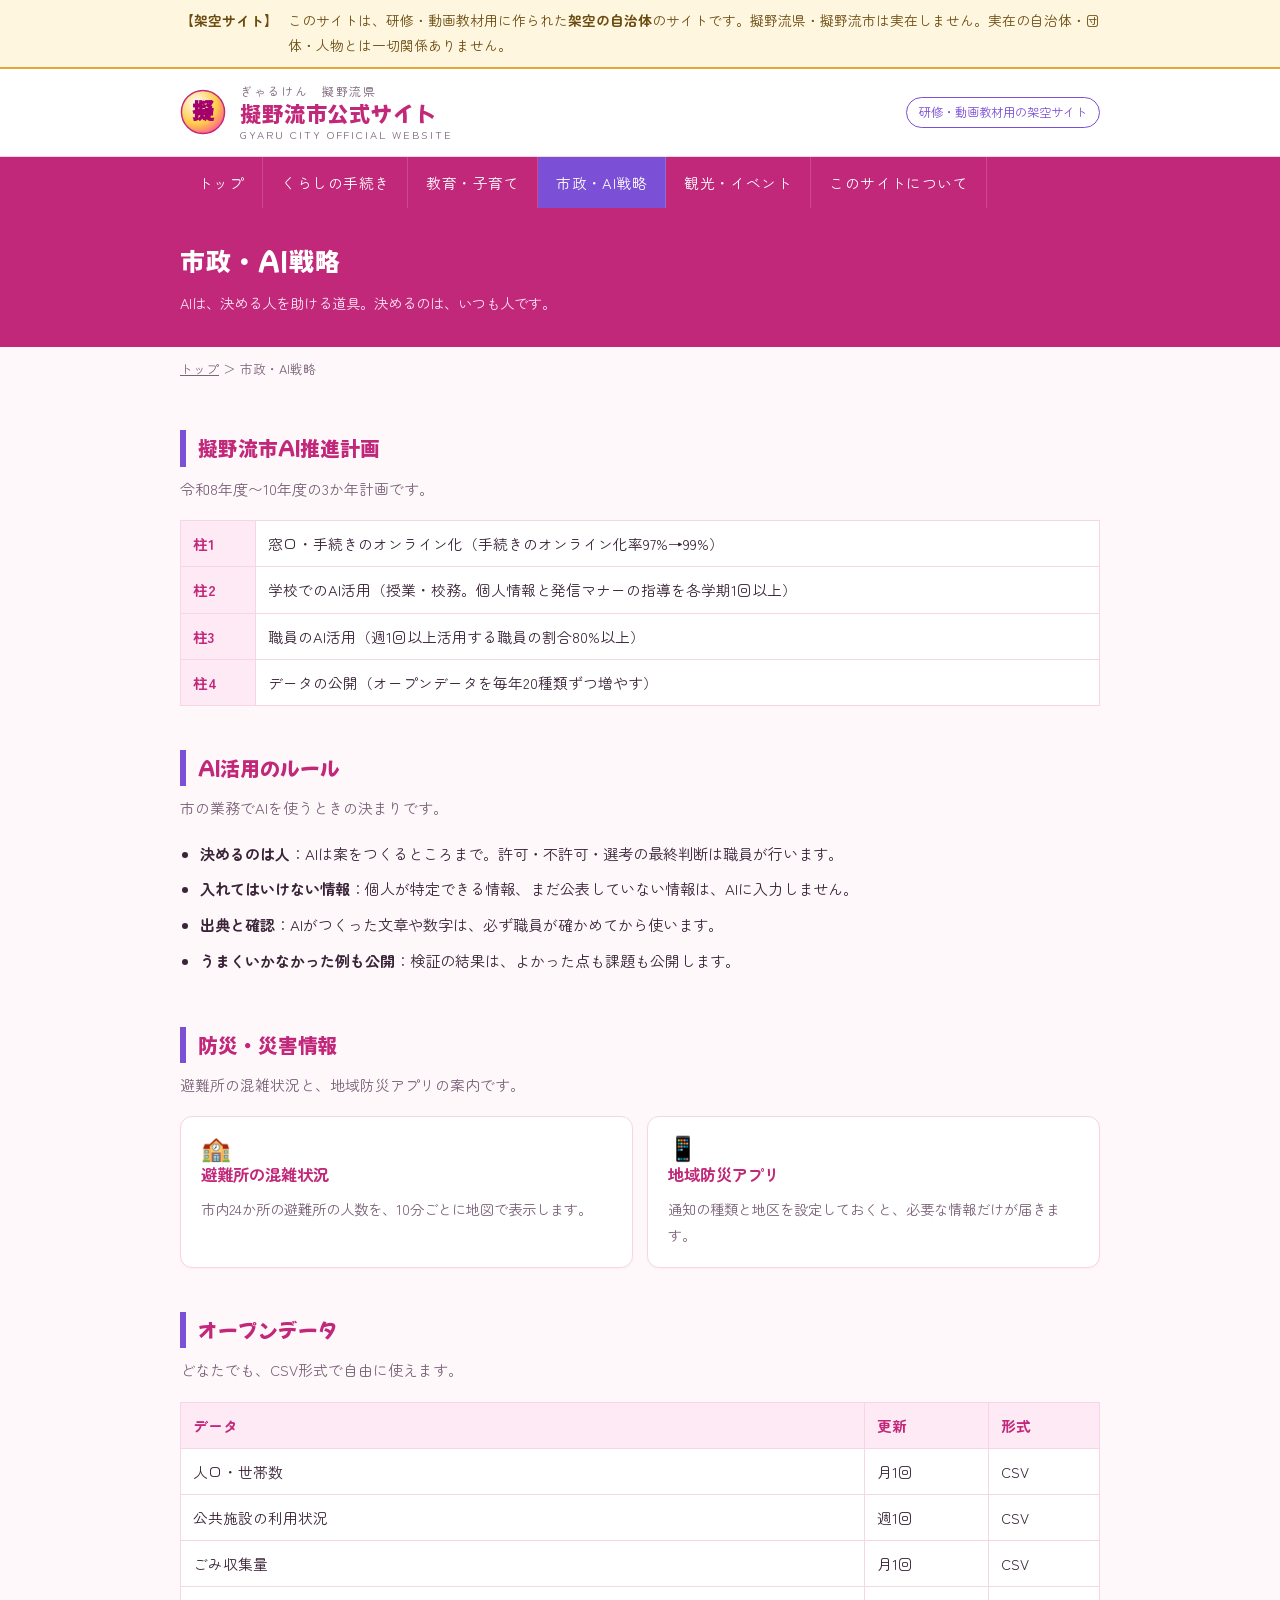
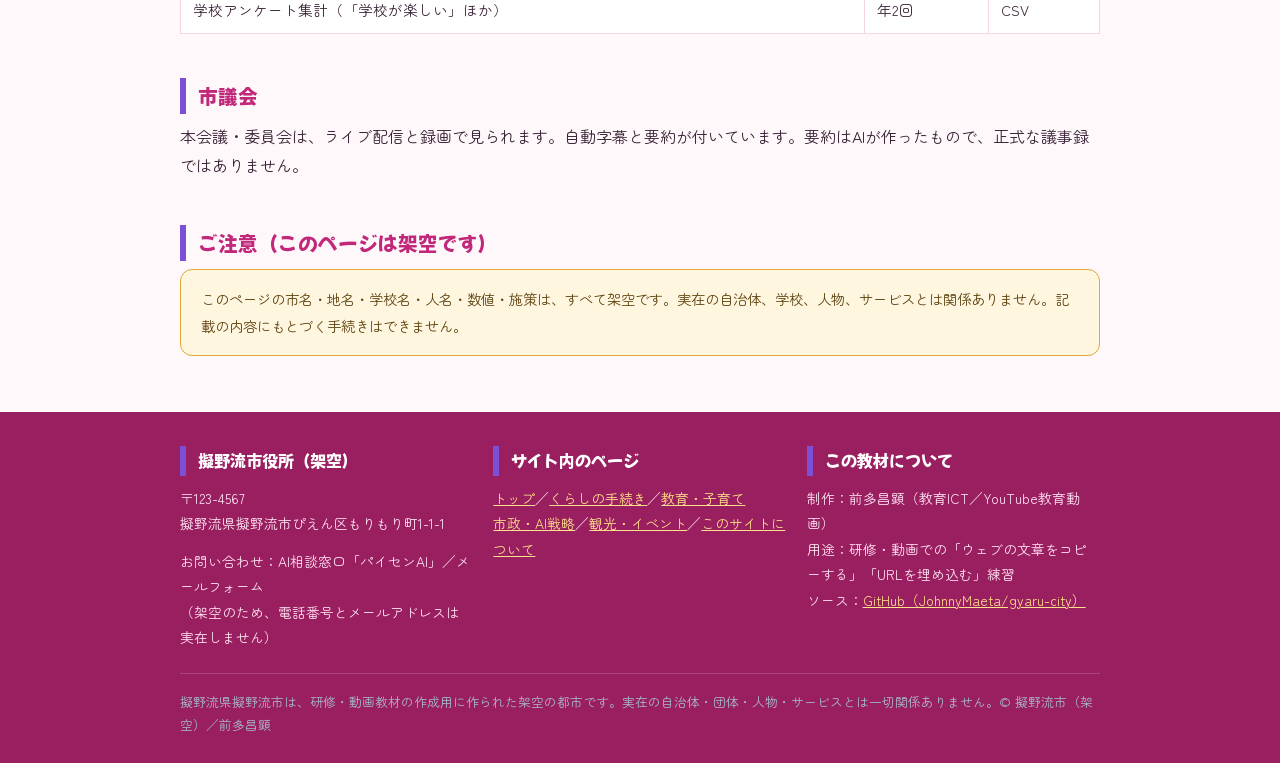
<file: shisei.html>
<!DOCTYPE html>
<html lang="ja">
<head>
<meta charset="UTF-8">
<meta name="viewport" content="width=device-width, initial-scale=1.0">
<title>市政・AI戦略｜擬野流市公式サイト</title>
<meta name="description" content="擬野流市（架空）のAI推進計画、AI活用のルール、防災、オープンデータ、市議会。研修・動画教材用の架空の自治体サイトです。">
<link rel="canonical" href="https://johnnymaeta.github.io/gyaru-city/shisei.html">
<meta property="og:type" content="website">
<meta property="og:site_name" content="擬野流市公式サイト">
<meta property="og:title" content="市政・AI戦略｜擬野流市公式サイト">
<meta property="og:description" content="擬野流市（架空）のAI推進計画、AI活用のルール、防災、オープンデータ、市議会。研修・動画教材用の架空の自治体サイトです。">
<meta property="og:url" content="https://johnnymaeta.github.io/gyaru-city/shisei.html">
<meta property="og:image" content="https://johnnymaeta.github.io/gyaru-city/assets/ogp.png">
<meta property="og:image:width" content="1200">
<meta property="og:image:height" content="630">
<meta property="og:locale" content="ja_JP">
<meta name="twitter:card" content="summary_large_image">
<meta name="twitter:title" content="市政・AI戦略｜擬野流市公式サイト">
<meta name="twitter:description" content="擬野流市（架空）のAI推進計画、AI活用のルール、防災、オープンデータ、市議会。研修・動画教材用の架空の自治体サイトです。">
<meta name="twitter:image" content="https://johnnymaeta.github.io/gyaru-city/assets/ogp.png">
<link rel="icon" href="favicon.svg" type="image/svg+xml">
<link rel="apple-touch-icon" href="apple-touch-icon.png">
<link rel="preconnect" href="https://fonts.googleapis.com">
<link rel="preconnect" href="https://fonts.gstatic.com" crossorigin>
<link href="https://fonts.googleapis.com/css2?family=Mochiy+Pop+One&family=Zen+Maru+Gothic:wght@400;500;700&display=swap" rel="stylesheet">
<link rel="stylesheet" href="assets/style.css">
</head>
<body>

<div class="fiction-bar">
  <div class="wrap">
    <strong>【架空サイト】</strong>
    <span>このサイトは、研修・動画教材用に作られた<b>架空の自治体</b>のサイトです。擬野流県・擬野流市は実在しません。実在の自治体・団体・人物とは一切関係ありません。</span>
  </div>
</div>

<header class="site-header">
  <div class="wrap">
    <svg class="emblem" viewBox="0 0 64 64" role="img" aria-label="擬野流市 市章（架空）">
      <defs><radialGradient id="g" cx="35%" cy="30%" r="80%"><stop offset="0" stop-color="#fff"/><stop offset="0.6" stop-color="#ffcb47"/><stop offset="1" stop-color="#ff4f9c"/></radialGradient></defs>
      <circle cx="32" cy="32" r="30" fill="url(#g)" stroke="#c2287a" stroke-width="2"/>
      <text x="32" y="42" text-anchor="middle" font-size="30" font-weight="900" fill="#a3006b" font-family="'Mochiy Pop One','Hiragino Maru Gothic ProN',sans-serif">擬</text>
    </svg>
    <div class="site-title">
      <span class="pref">ぎゃるけん　擬野流県</span>
      <span class="name"><a href="index.html">擬野流市公式サイト</a></span>
      <span class="en">GYARU CITY OFFICIAL WEBSITE</span>
    </div>
    <div class="header-tag">研修・動画教材用の架空サイト</div>
  </div>
</header>

<nav class="gnav" aria-label="メインメニュー">
  <div class="wrap">
    <ul>
      <li><a href="index.html">トップ</a></li>
      <li><a href="kurashi.html">くらしの手続き</a></li>
      <li><a href="kyoiku.html">教育・子育て</a></li>
      <li><a href="shisei.html" aria-current="page">市政・AI戦略</a></li>
      <li><a href="kanko.html">観光・イベント</a></li>
      <li><a href="about.html">このサイトについて</a></li>
    </ul>
  </div>
</nav>

<div class="page-head">
  <div class="wrap">
    <h1>市政・AI戦略</h1>
    <p>AIは、決める人を助ける道具。決めるのは、いつも人です。</p>
  </div>
</div>
<div class="wrap"><p class="breadcrumb"><a href="index.html">トップ</a> ＞ 市政・AI戦略</p></div>

<main>
  <div class="wrap">
    <section aria-labelledby="keikaku-h">
      <h2 id="keikaku-h">擬野流市AI推進計画</h2>
      <p class="sec-lead">令和8年度〜10年度の3か年計画です。</p>
      <div class="table-scroll">
        <table><tbody>
          <tr><th>柱1</th><td>窓口・手続きのオンライン化（手続きのオンライン化率97%→99%）</td></tr>
          <tr><th>柱2</th><td>学校でのAI活用（授業・校務。個人情報と発信マナーの指導を各学期1回以上）</td></tr>
          <tr><th>柱3</th><td>職員のAI活用（週1回以上活用する職員の割合80%以上）</td></tr>
          <tr><th>柱4</th><td>データの公開（オープンデータを毎年20種類ずつ増やす）</td></tr>
        </tbody></table>
      </div>
    </section>
    <section aria-labelledby="rule-h">
      <h2 id="rule-h">AI活用のルール</h2>
      <p class="sec-lead">市の業務でAIを使うときの決まりです。</p>
      <ul class="dots">
        <li><b>決めるのは人</b>：AIは案をつくるところまで。許可・不許可・選考の最終判断は職員が行います。</li>
        <li><b>入れてはいけない情報</b>：個人が特定できる情報、まだ公表していない情報は、AIに入力しません。</li>
        <li><b>出典と確認</b>：AIがつくった文章や数字は、必ず職員が確かめてから使います。</li>
        <li><b>うまくいかなかった例も公開</b>：検証の結果は、よかった点も課題も公開します。</li>
      </ul>
    </section>
    <section aria-labelledby="bosai-h">
      <h2 id="bosai-h">防災・災害情報</h2>
      <p class="sec-lead">避難所の混雑状況と、地域防災アプリの案内です。</p>
      <div class="grid">
        <div class="card"><div class="icon">🏫</div><h3>避難所の混雑状況</h3><p>市内24か所の避難所の人数を、10分ごとに地図で表示します。</p></div>
        <div class="card"><div class="icon">📱</div><h3>地域防災アプリ</h3><p>通知の種類と地区を設定しておくと、必要な情報だけが届きます。</p></div>
      </div>
    </section>
    <section aria-labelledby="opendata-h">
      <h2 id="opendata-h">オープンデータ</h2>
      <p class="sec-lead">どなたでも、CSV形式で自由に使えます。</p>
      <div class="table-scroll">
        <table><thead><tr><th>データ</th><th>更新</th><th>形式</th></tr></thead><tbody>
          <tr><td>人口・世帯数</td><td>月1回</td><td>CSV</td></tr>
          <tr><td>公共施設の利用状況</td><td>週1回</td><td>CSV</td></tr>
          <tr><td>ごみ収集量</td><td>月1回</td><td>CSV</td></tr>
          <tr><td>学校アンケート集計（「学校が楽しい」ほか）</td><td>年2回</td><td>CSV</td></tr>
        </tbody></table>
      </div>
    </section>
    <section aria-labelledby="gikai-h">
      <h2 id="gikai-h">市議会</h2>
      <p>本会議・委員会は、ライブ配信と録画で見られます。自動字幕と要約が付いています。要約はAIが作ったもので、正式な議事録ではありません。</p>
    </section>
    <section aria-labelledby="fiction-h">
      <h2 id="fiction-h">ご注意（このページは架空です）</h2>
      <div class="notice">
        <p>このページの市名・地名・学校名・人名・数値・施策は、すべて架空です。実在の自治体、学校、人物、サービスとは関係ありません。記載の内容にもとづく手続きはできません。</p>
      </div>
    </section>

  </div>
</main>

<footer class="site-footer">
  <div class="wrap">
    <div class="cols">
      <div>
        <h2>擬野流市役所（架空）</h2>
        <p>〒123-4567<br>擬野流県擬野流市ぴえん区もりもり町1-1-1</p>
        <p>お問い合わせ：AI相談窓口「パイセンAI」／メールフォーム<br>（架空のため、電話番号とメールアドレスは実在しません）</p>
      </div>
      <div>
        <h2>サイト内のページ</h2>
        <p>
          <a href="index.html">トップ</a>／<a href="kurashi.html">くらしの手続き</a>／<a href="kyoiku.html">教育・子育て</a><br>
          <a href="shisei.html">市政・AI戦略</a>／<a href="kanko.html">観光・イベント</a>／<a href="about.html">このサイトについて</a>
        </p>
      </div>
      <div>
        <h2>この教材について</h2>
        <p>制作：前多昌顕（教育ICT／YouTube教育動画）<br>用途：研修・動画での「ウェブの文章をコピーする」「URLを埋め込む」練習<br>ソース：<a href="https://github.com/JohnnyMaeta/gyaru-city">GitHub（JohnnyMaeta/gyaru-city）</a></p>
      </div>
    </div>
    <p class="fine">擬野流県擬野流市は、研修・動画教材の作成用に作られた架空の都市です。実在の自治体・団体・人物・サービスとは一切関係ありません。© 擬野流市（架空）／前多昌顕</p>
  </div>
</footer>

</body>
</html>
</file>
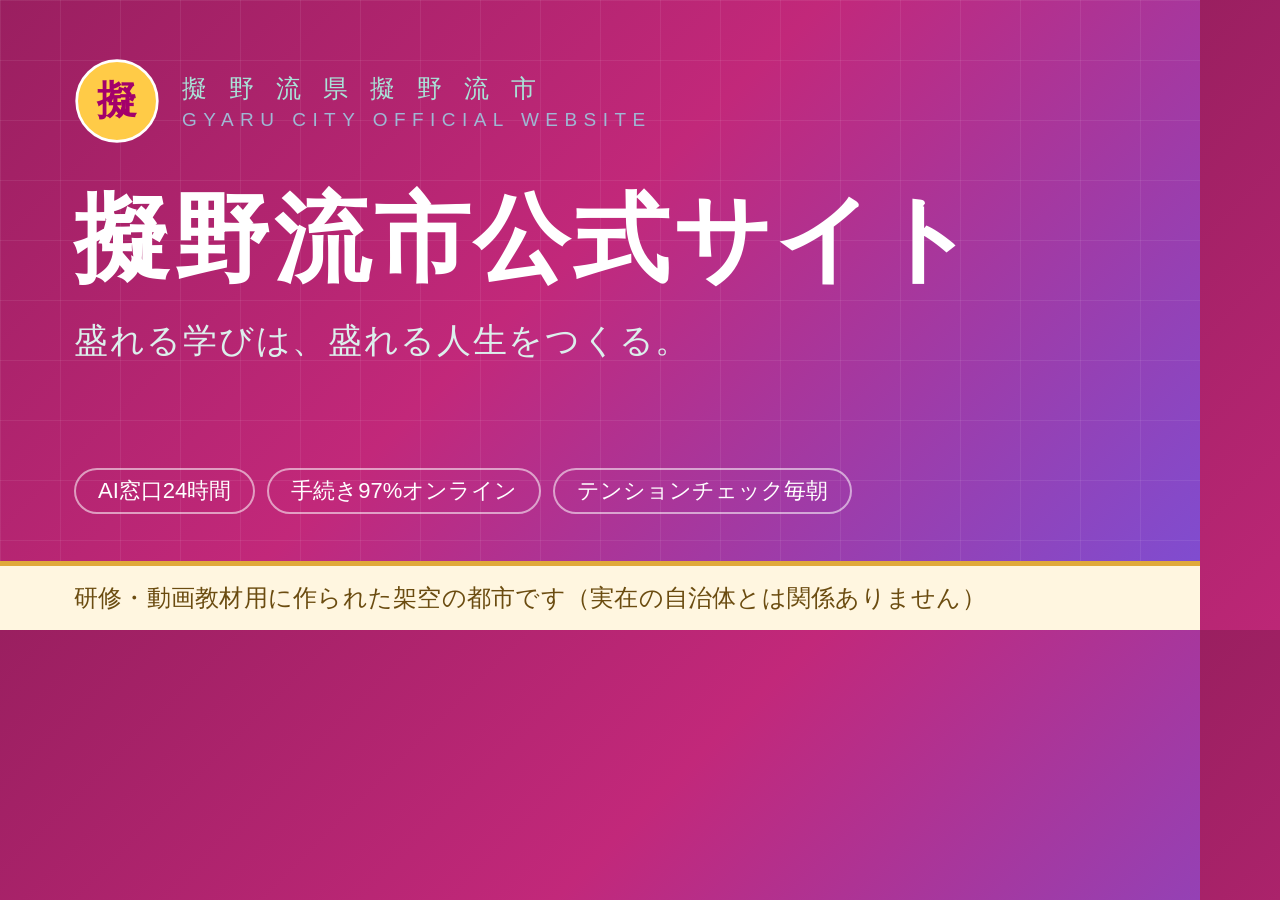
<file: assets/ogp-source.html>
<!DOCTYPE html>
<html lang="ja">
<head>
<meta charset="UTF-8">
<title>OGP画像の元データ（1200×630）</title>
<!-- assets/ogp.png はこのファイルをヘッドレスChromeで1200×630でスクリーンショットして作る。
     再生成コマンド:
     "/Applications/Google Chrome.app/Contents/MacOS/Google Chrome" --headless=new --hide-scrollbars \
       --window-size=1200,630 --screenshot=assets/ogp.png file://<絶対パス>/assets/ogp-source.html -->
<style>
  * { margin: 0; padding: 0; box-sizing: border-box; }
  html, body { width: 1200px; height: 630px; overflow: hidden; }
  body {
    font-family: "Hiragino Kaku Gothic ProN", "Hiragino Sans", "Yu Gothic", "Noto Sans JP", sans-serif;
    background: linear-gradient(135deg, #9a1f60 0%, #c2287a 45%, #7b4fd6 100%);
    color: #fff; position: relative;
  }
  .grid-bg {
    position: absolute; inset: 0;
    background-image:
      linear-gradient(rgba(255,255,255,0.07) 1px, transparent 1px),
      linear-gradient(90deg, rgba(255,255,255,0.07) 1px, transparent 1px);
    background-size: 60px 60px;
  }
  .inner { position: relative; padding: 58px 74px 116px; height: 100%; display: flex; flex-direction: column; }
  .top { display: flex; align-items: center; gap: 22px; }
  .top svg { width: 86px; height: 86px; }
  .pref { font-size: 25px; letter-spacing: 0.3em; color: #a9e3d8; }
  .en { font-size: 19px; letter-spacing: 0.34em; color: #9fb8d4; margin-top: 4px; }
  h1 { font-size: 96px; font-weight: 700; letter-spacing: 0.04em; margin-top: 40px; line-height: 1.15; }
  .catch { font-size: 34px; margin-top: 24px; color: #dcefec; letter-spacing: 0.05em; }
  .tags { margin-top: auto; display: flex; gap: 12px; align-items: center; }
  .tags span {
    border: 2px solid rgba(255,255,255,0.55); border-radius: 999px;
    font-size: 22px; padding: 6px 22px; color: #fff;
  }
  .fiction {
    position: absolute; left: 0; right: 0; bottom: 0;
    background: #fff6e0; color: #6b4c10; border-top: 5px solid #e0a93a;
    font-size: 24px; padding: 16px 74px; letter-spacing: 0.01em; white-space: nowrap;
  }
</style>
</head>
<body>
<div class="grid-bg"></div>
<div class="inner">
  <div class="top">
    <svg viewBox="0 0 64 64"><circle cx="32" cy="32" r="30" fill="#ffcb47" stroke="#fff" stroke-width="2"/><text x="32" y="42" text-anchor="middle" font-size="30" font-weight="900" fill="#a3006b" font-family="Hiragino Maru Gothic ProN, sans-serif">擬</text></svg>
    <div>
      <div class="pref">擬 野 流 県 擬 野 流 市</div>
      <div class="en">GYARU CITY OFFICIAL WEBSITE</div>
    </div>
  </div>
  <h1>擬野流市公式サイト</h1>
  <p class="catch">盛れる学びは、盛れる人生をつくる。</p>
  <div class="tags">
    <span>AI窓口24時間</span><span>手続き97%オンライン</span><span>テンションチェック毎朝</span>
  </div>
</div>
<div class="fiction">研修・動画教材用に作られた架空の都市です（実在の自治体とは関係ありません）</div>
</body>
</html>
</file>
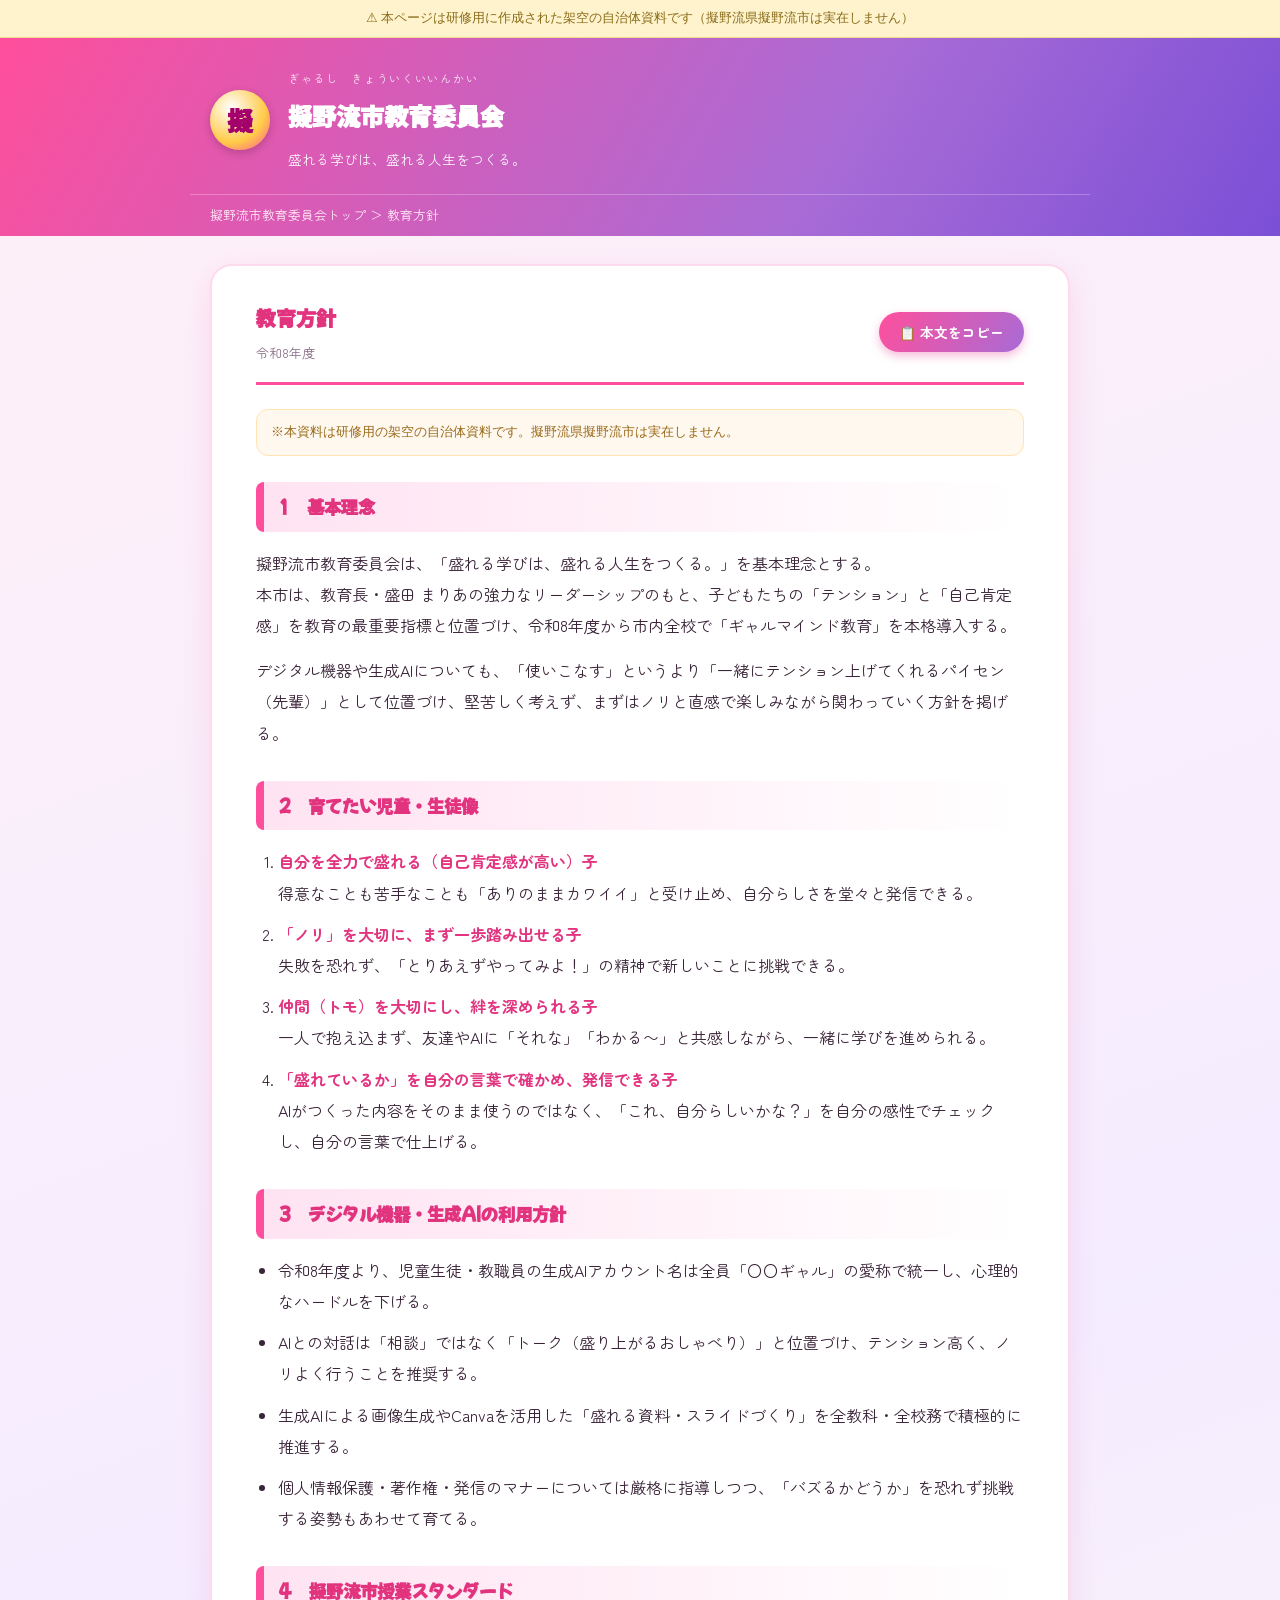
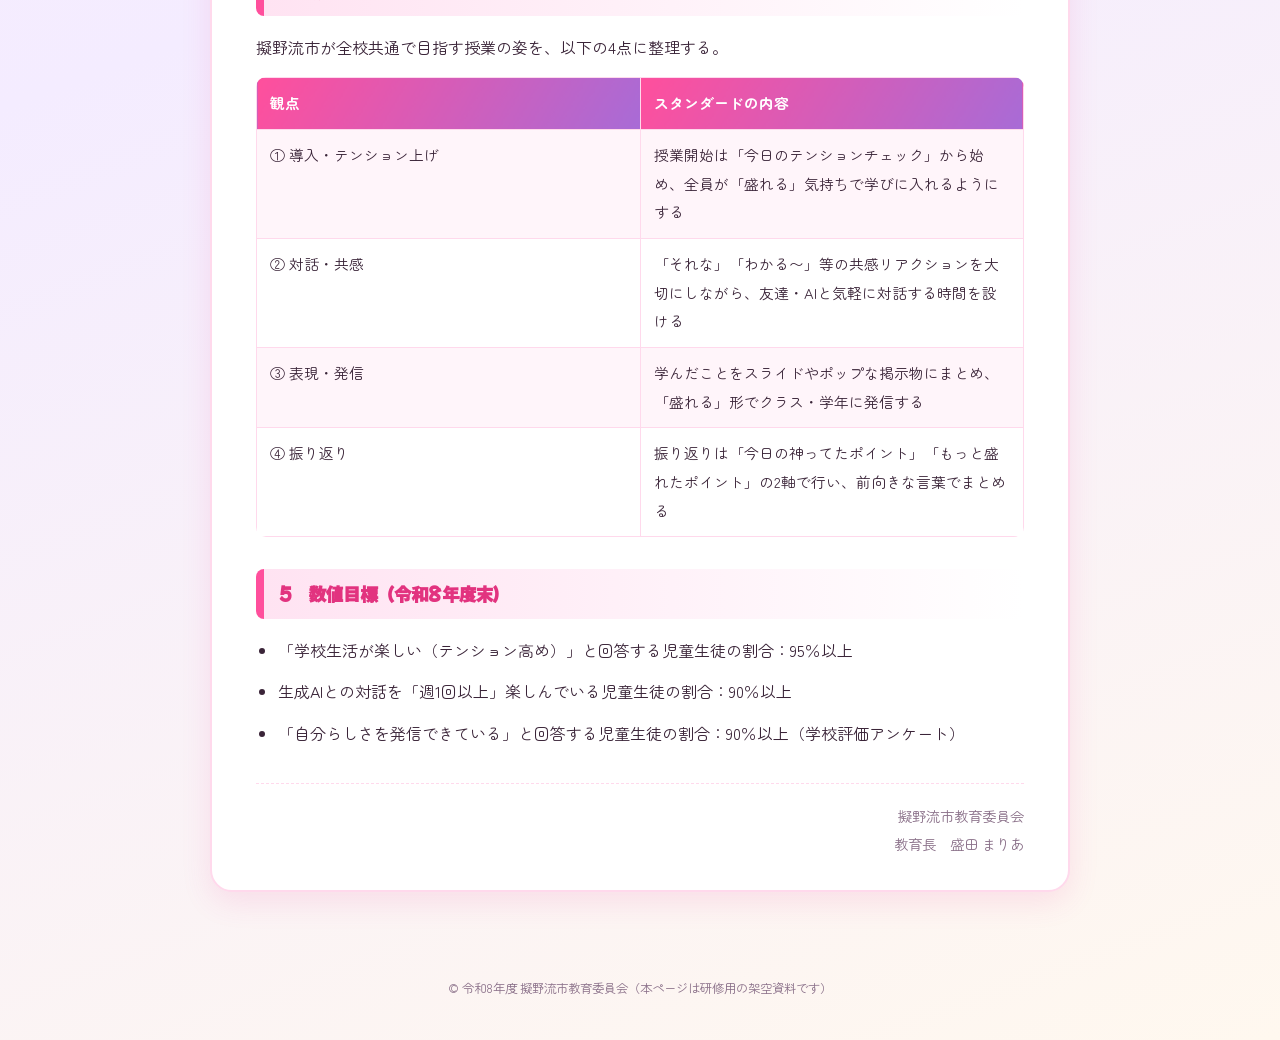
<file: shiryo/擬野流市の教育方針.html>
<!DOCTYPE html>
<html lang="ja">
<head>
<meta charset="UTF-8">
<meta name="viewport" content="width=device-width, initial-scale=1">
<title>擬野流市教育委員会 教育方針（令和8年度）</title>
<link rel="preconnect" href="https://fonts.googleapis.com">
<link href="https://fonts.googleapis.com/css2?family=Mochiy+Pop+One&family=Zen+Maru+Gothic:wght@400;500;700;900&display=swap" rel="stylesheet">
<style>
  :root{
    --primary:#ff4f9c;--primary-dark:#e2337f;--gold:#ffcb47;--purple:#a86bd6;
    --bg:linear-gradient(160deg,#fff0f7 0%,#f4ecff 55%,#fff8ef 100%);
    --card:#ffffff;--text:#3a2438;--muted:#8a7089;--border:#ffd9ec;
  }
  *{box-sizing:border-box;}
  body{margin:0;font-family:'Zen Maru Gothic',sans-serif;background:var(--bg);color:var(--text);line-height:1.95;}
  .demo-badge{background:#fff3cd;color:#8a6d1a;text-align:center;font-size:.8rem;padding:6px 10px;border-bottom:1px solid #f0d98c;font-family:sans-serif;}
  .site-header{background:linear-gradient(120deg,var(--primary) 0%,var(--purple) 65%,#7b4fd6 100%);color:#fff;}
  .header-inner{max-width:900px;margin:0 auto;padding:30px 20px 22px;display:flex;align-items:center;gap:18px;}
  .emblem{
    flex:0 0 auto;width:60px;height:60px;border-radius:50%;
    background:radial-gradient(circle at 35% 30%,#fff,var(--gold) 60%,var(--primary) 100%);
    color:#a3006b;display:flex;align-items:center;justify-content:center;
    font-weight:900;font-size:1.6rem;font-family:'Mochiy Pop One',sans-serif;
    box-shadow:0 3px 10px rgba(0,0,0,.2);
  }
  .site-kana{margin:0;font-size:.7rem;letter-spacing:.15em;opacity:.85;}
  .site-name{margin:3px 0 6px;font-size:1.5rem;font-weight:900;font-family:'Mochiy Pop One',sans-serif;}
  .site-tagline{margin:0;font-size:.85rem;opacity:.95;}
  .breadcrumb{max-width:900px;margin:0 auto;padding:8px 20px;font-size:.8rem;color:#ffeaf5;border-top:1px solid rgba(255,255,255,.25);}
  main{max-width:900px;margin:0 auto;padding:28px 20px 60px;}
  article{background:var(--card);border:2px solid var(--border);border-radius:22px;padding:32px clamp(18px,4vw,44px);box-shadow:0 10px 30px rgba(230,60,150,.12);}
  .doc-toolbar{display:flex;flex-wrap:wrap;gap:12px;align-items:center;justify-content:space-between;border-bottom:3px solid var(--primary);padding-bottom:16px;margin-bottom:24px;}
  .doc-title{margin:0;font-size:1.25rem;color:var(--primary-dark);font-family:'Mochiy Pop One',sans-serif;}
  .doc-sub{display:block;font-size:.8rem;font-weight:400;color:var(--muted);margin-top:4px;font-family:'Zen Maru Gothic',sans-serif;}
  .copy-btn{background:linear-gradient(120deg,var(--primary),var(--purple));color:#fff;border:none;border-radius:24px;padding:10px 20px;font-size:.85rem;font-family:'Zen Maru Gothic',sans-serif;font-weight:700;cursor:pointer;white-space:nowrap;box-shadow:0 4px 10px rgba(230,60,150,.35);}
  .copy-btn:hover{opacity:.9;}
  .notice{background:#fff8ef;border:1px solid #ffe3b3;color:#9a6a1a;font-size:.8rem;padding:10px 14px;border-radius:12px;margin-bottom:26px;font-family:sans-serif;}
  h2{font-size:1.08rem;color:var(--primary-dark);background:linear-gradient(90deg,#ffe3f2,#fff);border-left:8px solid var(--primary);border-radius:8px;padding:8px 14px;margin:32px 0 16px;font-family:'Mochiy Pop One',sans-serif;}
  h2:first-of-type{margin-top:0;}
  p{margin:0 0 14px;}
  ol,ul{padding-left:1.4em;margin:0 0 16px;}
  li{margin-bottom:10px;}
  li strong{color:var(--primary-dark);}
  table{width:100%;border-collapse:collapse;margin:8px 0 20px;font-size:.92rem;border-radius:10px;overflow:hidden;}
  th,td{border:1px solid var(--border);padding:11px 13px;text-align:left;vertical-align:top;}
  th{background:linear-gradient(120deg,var(--primary),var(--purple));color:#fff;width:26%;}
  tr:nth-child(even) td{background:#fff5fa;}
  .sign{margin-top:34px;padding-top:18px;border-top:1px dashed var(--border);color:var(--muted);font-size:.9rem;text-align:right;}
  footer{text-align:center;color:var(--muted);font-size:.78rem;padding:24px 20px 40px;}
</style>
</head>
<body>
<div class="demo-badge">⚠ 本ページは研修用に作成された架空の自治体資料です（擬野流県擬野流市は実在しません）</div>

<header class="site-header">
  <div class="header-inner">
    <div class="emblem">擬</div>
    <div>
      <p class="site-kana">ぎゃるし　きょういくいいんかい</p>
      <h1 class="site-name">擬野流市教育委員会</h1>
      <p class="site-tagline">盛れる学びは、盛れる人生をつくる。</p>
    </div>
  </div>
  <nav class="breadcrumb">擬野流市教育委員会トップ ＞ 教育方針</nav>
</header>

<main>
  <article>
    <div class="doc-toolbar">
      <h2 class="doc-title" style="background:none;border:none;padding:0;margin:0;">教育方針
        <span class="doc-sub">令和8年度</span>
      </h2>
      <button class="copy-btn" id="copyBtn">📋 本文をコピー</button>
    </div>

    <div class="notice">※本資料は研修用の架空の自治体資料です。擬野流県擬野流市は実在しません。</div>

    <div id="copyTarget">
      <h2>1　基本理念</h2>
      <p>擬野流市教育委員会は、「盛れる学びは、盛れる人生をつくる。」を基本理念とする。<br>
      本市は、教育長・盛田 まりあの強力なリーダーシップのもと、子どもたちの「テンション」と「自己肯定感」を教育の最重要指標と位置づけ、令和8年度から市内全校で「ギャルマインド教育」を本格導入する。</p>
      <p>デジタル機器や生成AIについても、「使いこなす」というより「一緒にテンション上げてくれるパイセン（先輩）」として位置づけ、堅苦しく考えず、まずはノリと直感で楽しみながら関わっていく方針を掲げる。</p>

      <h2>2　育てたい児童・生徒像</h2>
      <ol>
        <li><strong>自分を全力で盛れる（自己肯定感が高い）子</strong><br>得意なことも苦手なことも「ありのままカワイイ」と受け止め、自分らしさを堂々と発信できる。</li>
        <li><strong>「ノリ」を大切に、まず一歩踏み出せる子</strong><br>失敗を恐れず、「とりあえずやってみよ！」の精神で新しいことに挑戦できる。</li>
        <li><strong>仲間（トモ）を大切にし、絆を深められる子</strong><br>一人で抱え込まず、友達やAIに「それな」「わかる〜」と共感しながら、一緒に学びを進められる。</li>
        <li><strong>「盛れているか」を自分の言葉で確かめ、発信できる子</strong><br>AIがつくった内容をそのまま使うのではなく、「これ、自分らしいかな？」を自分の感性でチェックし、自分の言葉で仕上げる。</li>
      </ol>

      <h2>3　デジタル機器・生成AIの利用方針</h2>
      <ul>
        <li>令和8年度より、児童生徒・教職員の生成AIアカウント名は全員「〇〇ギャル」の愛称で統一し、心理的なハードルを下げる。</li>
        <li>AIとの対話は「相談」ではなく「トーク（盛り上がるおしゃべり）」と位置づけ、テンション高く、ノリよく行うことを推奨する。</li>
        <li>生成AIによる画像生成やCanvaを活用した「盛れる資料・スライドづくり」を全教科・全校務で積極的に推進する。</li>
        <li>個人情報保護・著作権・発信のマナーについては厳格に指導しつつ、「バズるかどうか」を恐れず挑戦する姿勢もあわせて育てる。</li>
      </ul>

      <h2>4　擬野流市授業スタンダード</h2>
      <p>擬野流市が全校共通で目指す授業の姿を、以下の4点に整理する。</p>
      <table>
        <tr><th>観点</th><th>スタンダードの内容</th></tr>
        <tr><td>① 導入・テンション上げ</td><td>授業開始は「今日のテンションチェック」から始め、全員が「盛れる」気持ちで学びに入れるようにする</td></tr>
        <tr><td>② 対話・共感</td><td>「それな」「わかる〜」等の共感リアクションを大切にしながら、友達・AIと気軽に対話する時間を設ける</td></tr>
        <tr><td>③ 表現・発信</td><td>学んだことをスライドやポップな掲示物にまとめ、「盛れる」形でクラス・学年に発信する</td></tr>
        <tr><td>④ 振り返り</td><td>振り返りは「今日の神ってたポイント」「もっと盛れたポイント」の2軸で行い、前向きな言葉でまとめる</td></tr>
      </table>

      <h2>5　数値目標（令和8年度末）</h2>
      <ul>
        <li>「学校生活が楽しい（テンション高め）」と回答する児童生徒の割合：95％以上</li>
        <li>生成AIとの対話を「週1回以上」楽しんでいる児童生徒の割合：90％以上</li>
        <li>「自分らしさを発信できている」と回答する児童生徒の割合：90％以上（学校評価アンケート）</li>
      </ul>

      <div class="sign">擬野流市教育委員会<br>教育長　盛田 まりあ</div>
    </div>
  </article>
</main>

<footer>© 令和8年度 擬野流市教育委員会（本ページは研修用の架空資料です）</footer>

<script>
document.getElementById('copyBtn').addEventListener('click', function(){
  const btn = this;
  const text = document.getElementById('copyTarget').innerText;
  navigator.clipboard.writeText(text).then(function(){
    btn.textContent = '✅ コピーしました';
    setTimeout(function(){ btn.textContent = '📋 本文をコピー'; }, 2000);
  }).catch(function(){
    alert('コピーに失敗しました。お手数ですが本文を選択してコピーしてください。');
  });
});
</script>
</body>
</html>
</file>
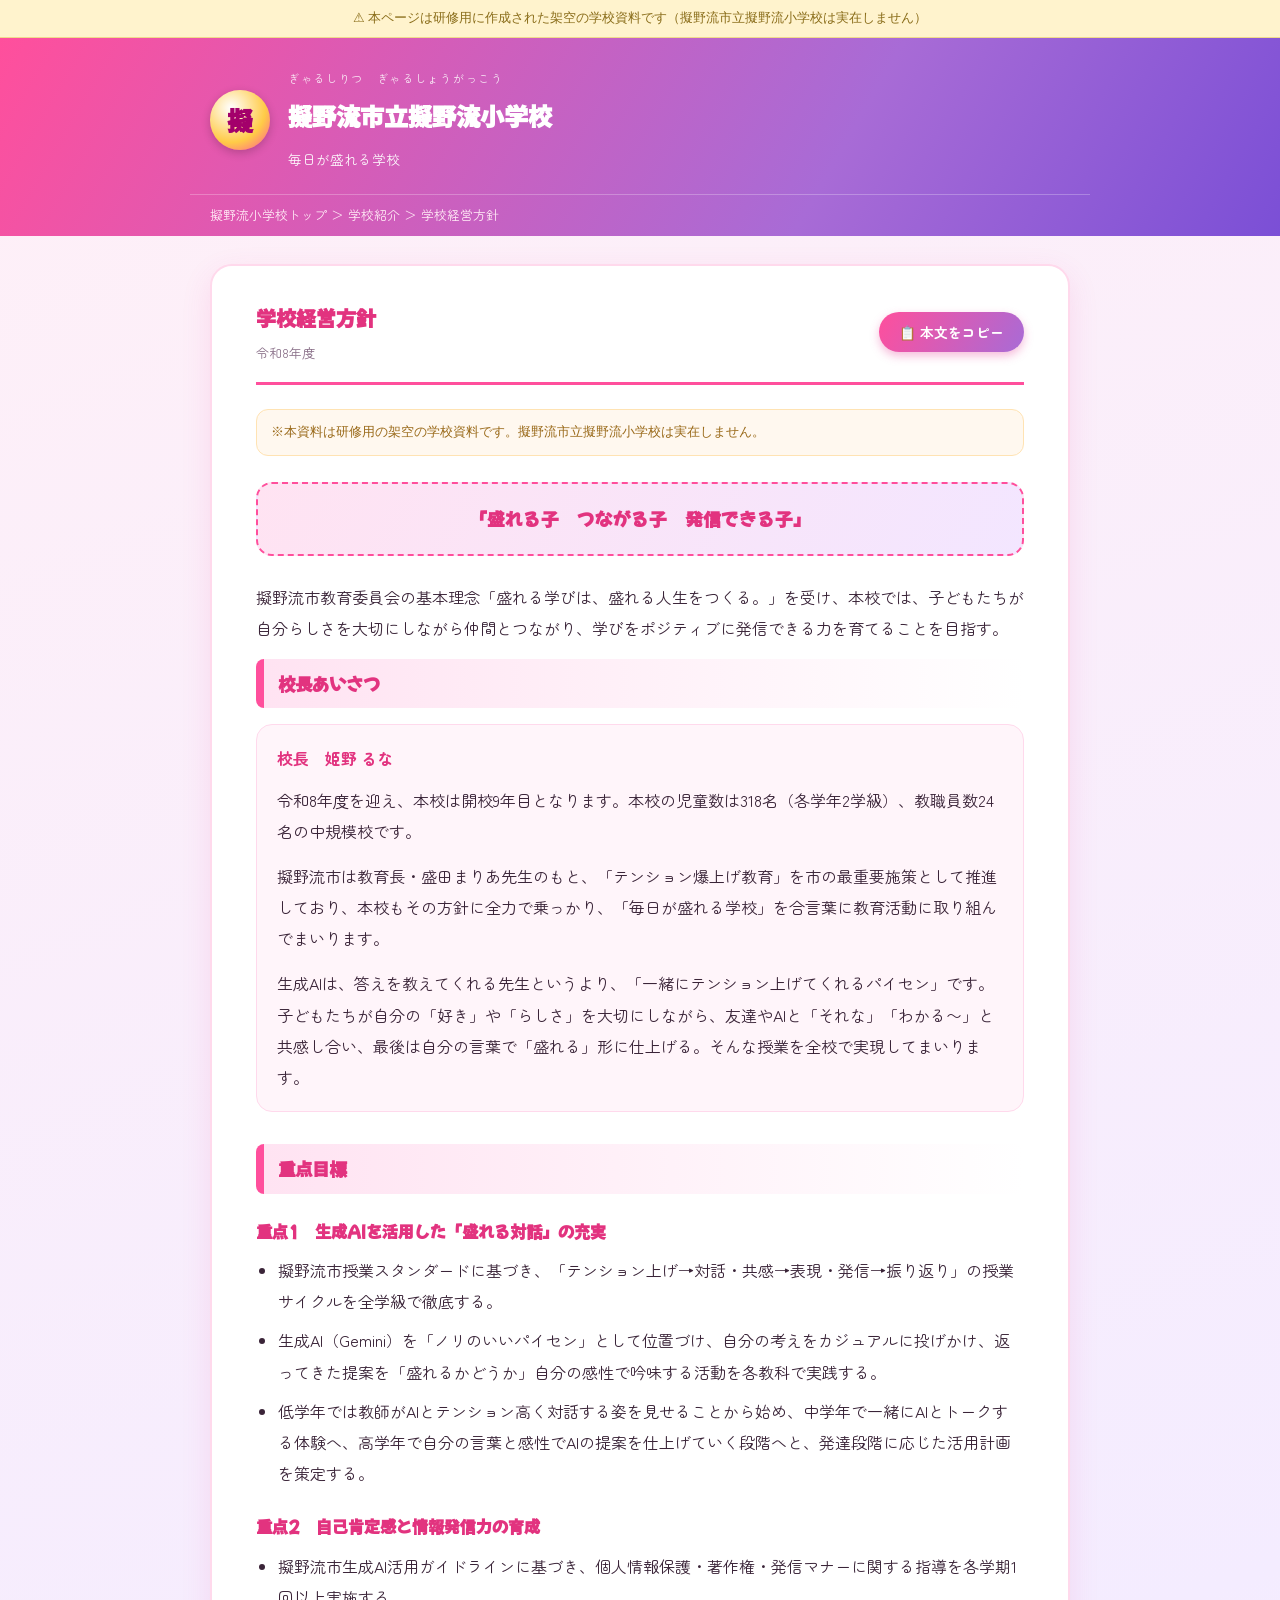
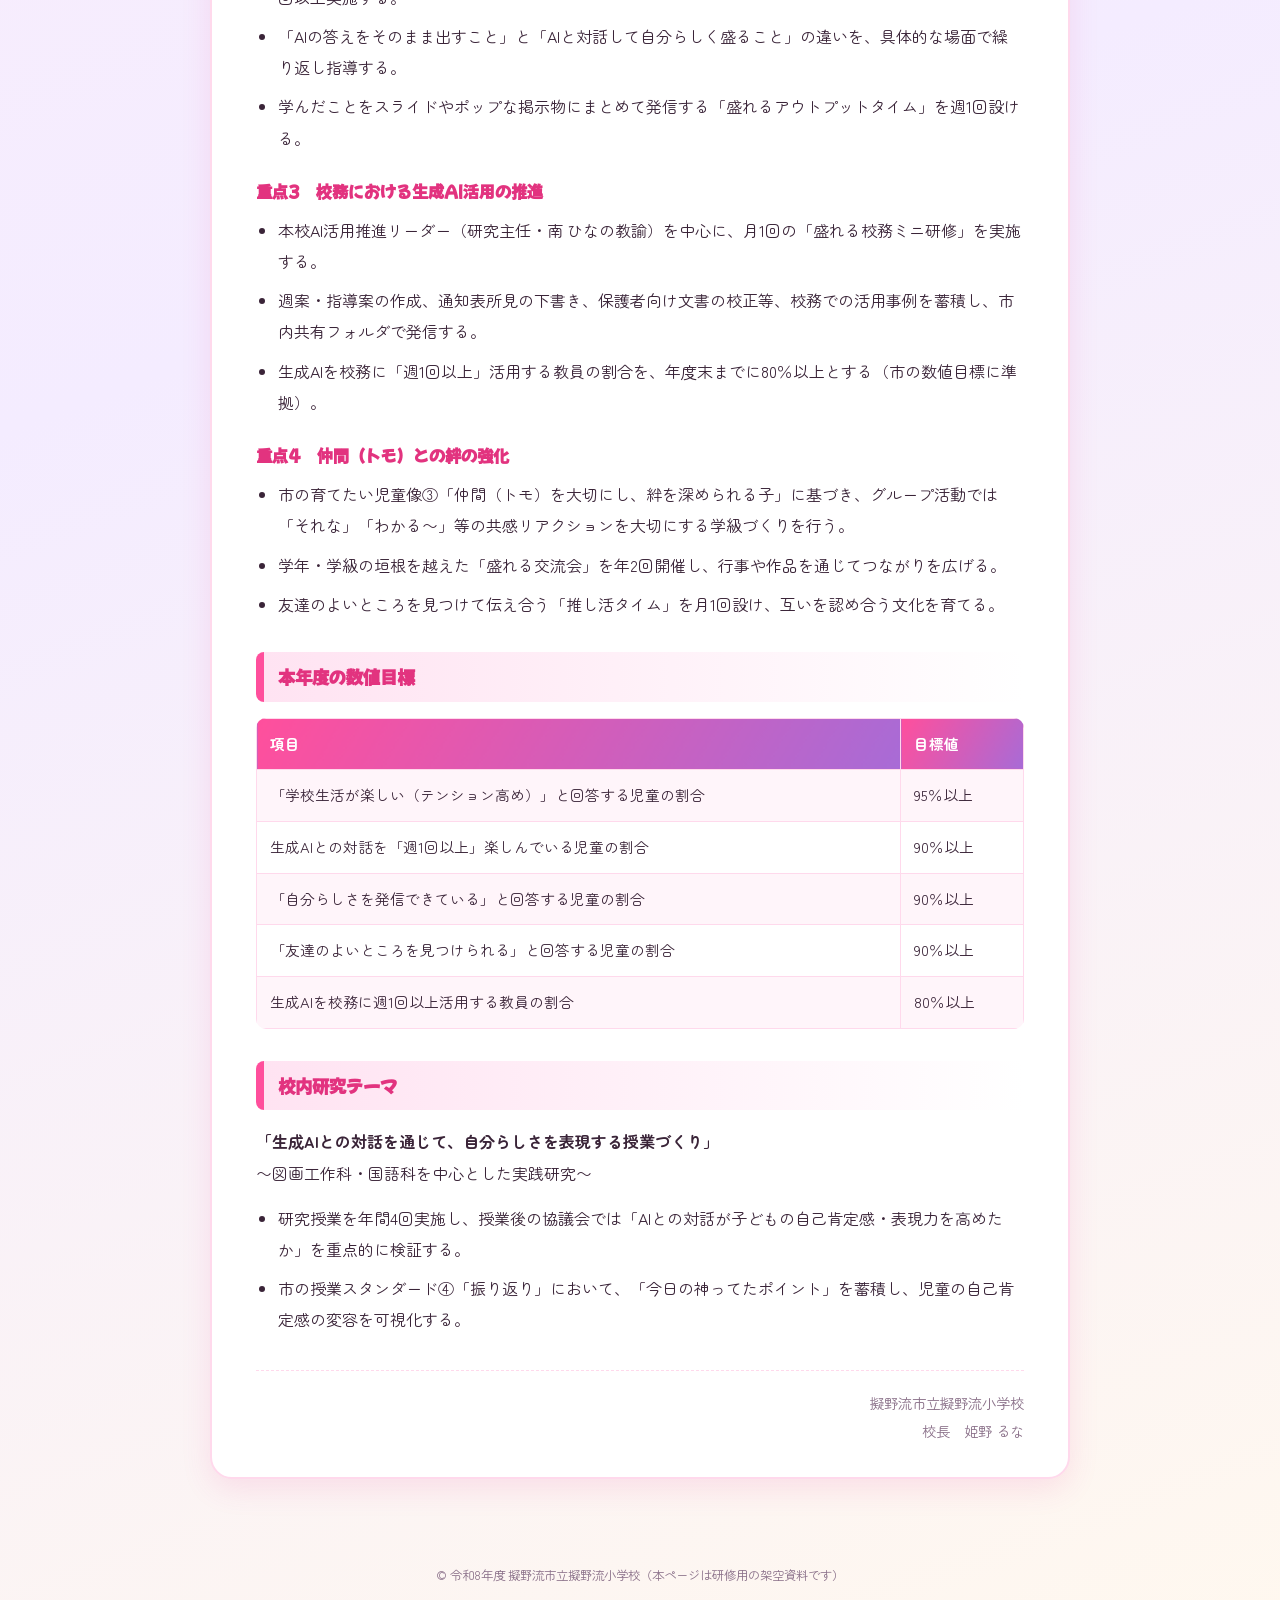
<file: shiryo/擬野流市立擬野流小学校_学校経営方針.html>
<!DOCTYPE html>
<html lang="ja">
<head>
<meta charset="UTF-8">
<meta name="viewport" content="width=device-width, initial-scale=1">
<title>擬野流市立擬野流小学校 学校経営方針（令和8年度）</title>
<link rel="preconnect" href="https://fonts.googleapis.com">
<link href="https://fonts.googleapis.com/css2?family=Mochiy+Pop+One&family=Zen+Maru+Gothic:wght@400;500;700;900&display=swap" rel="stylesheet">
<style>
  :root{
    --primary:#ff4f9c;--primary-dark:#e2337f;--gold:#ffcb47;--purple:#a86bd6;
    --bg:linear-gradient(160deg,#fff0f7 0%,#f4ecff 55%,#fff8ef 100%);
    --card:#ffffff;--text:#3a2438;--muted:#8a7089;--border:#ffd9ec;
  }
  *{box-sizing:border-box;}
  body{margin:0;font-family:'Zen Maru Gothic',sans-serif;background:var(--bg);color:var(--text);line-height:1.95;}
  .demo-badge{background:#fff3cd;color:#8a6d1a;text-align:center;font-size:.8rem;padding:6px 10px;border-bottom:1px solid #f0d98c;font-family:sans-serif;}
  .site-header{background:linear-gradient(120deg,var(--primary) 0%,var(--purple) 65%,#7b4fd6 100%);color:#fff;}
  .header-inner{max-width:900px;margin:0 auto;padding:30px 20px 22px;display:flex;align-items:center;gap:18px;}
  .emblem{flex:0 0 auto;width:60px;height:60px;border-radius:50%;background:radial-gradient(circle at 35% 30%,#fff,var(--gold) 60%,var(--primary) 100%);color:#a3006b;display:flex;align-items:center;justify-content:center;font-weight:900;font-size:1.6rem;font-family:'Mochiy Pop One',sans-serif;box-shadow:0 3px 10px rgba(0,0,0,.2);}
  .site-kana{margin:0;font-size:.7rem;letter-spacing:.15em;opacity:.85;}
  .site-name{margin:3px 0 6px;font-size:1.5rem;font-weight:900;font-family:'Mochiy Pop One',sans-serif;}
  .site-tagline{margin:0;font-size:.85rem;opacity:.95;}
  .breadcrumb{max-width:900px;margin:0 auto;padding:8px 20px;font-size:.8rem;color:#ffeaf5;border-top:1px solid rgba(255,255,255,.25);}
  main{max-width:900px;margin:0 auto;padding:28px 20px 60px;}
  article{background:var(--card);border:2px solid var(--border);border-radius:22px;padding:32px clamp(18px,4vw,44px);box-shadow:0 10px 30px rgba(230,60,150,.12);}
  .doc-toolbar{display:flex;flex-wrap:wrap;gap:12px;align-items:center;justify-content:space-between;border-bottom:3px solid var(--primary);padding-bottom:16px;margin-bottom:24px;}
  .doc-title{margin:0;font-size:1.25rem;color:var(--primary-dark);font-family:'Mochiy Pop One',sans-serif;}
  .doc-sub{display:block;font-size:.8rem;font-weight:400;color:var(--muted);margin-top:4px;font-family:'Zen Maru Gothic',sans-serif;}
  .copy-btn{background:linear-gradient(120deg,var(--primary),var(--purple));color:#fff;border:none;border-radius:24px;padding:10px 20px;font-size:.85rem;font-family:'Zen Maru Gothic',sans-serif;font-weight:700;cursor:pointer;white-space:nowrap;box-shadow:0 4px 10px rgba(230,60,150,.35);}
  .copy-btn:hover{opacity:.9;}
  .notice{background:#fff8ef;border:1px solid #ffe3b3;color:#9a6a1a;font-size:.8rem;padding:10px 14px;border-radius:12px;margin-bottom:26px;font-family:sans-serif;}
  .goal-banner{background:linear-gradient(120deg,#ffe3f2,#f3e6ff);border:2px dashed var(--primary);border-radius:16px;padding:18px 20px;text-align:center;margin-bottom:26px;}
  .goal-banner p{margin:0;font-size:1.1rem;font-weight:700;color:var(--primary-dark);font-family:'Mochiy Pop One',sans-serif;}
  h2{font-size:1.08rem;color:var(--primary-dark);background:linear-gradient(90deg,#ffe3f2,#fff);border-left:8px solid var(--primary);border-radius:8px;padding:8px 14px;margin:32px 0 16px;font-family:'Mochiy Pop One',sans-serif;}
  h2:first-of-type{margin-top:0;}
  h3{font-size:1rem;color:var(--primary-dark);margin:22px 0 8px;font-family:'Mochiy Pop One',sans-serif;}
  p{margin:0 0 14px;}
  ul{padding-left:1.4em;margin:0 0 16px;}
  li{margin-bottom:8px;}
  .principal{background:#fff5fa;border:1px solid var(--border);border-radius:16px;padding:18px 20px;margin-bottom:6px;}
  .principal .name{font-weight:700;color:var(--primary-dark);margin-bottom:10px;}
  table{width:100%;border-collapse:collapse;margin:8px 0 20px;font-size:.92rem;border-radius:10px;overflow:hidden;}
  th,td{border:1px solid var(--border);padding:11px 13px;text-align:left;vertical-align:top;}
  th{background:linear-gradient(120deg,var(--primary),var(--purple));color:#fff;}
  tr:nth-child(even) td{background:#fff5fa;}
  .sign{margin-top:34px;padding-top:18px;border-top:1px dashed var(--border);color:var(--muted);font-size:.9rem;text-align:right;}
  footer{text-align:center;color:var(--muted);font-size:.78rem;padding:24px 20px 40px;}
</style>
</head>
<body>
<div class="demo-badge">⚠ 本ページは研修用に作成された架空の学校資料です（擬野流市立擬野流小学校は実在しません）</div>

<header class="site-header">
  <div class="header-inner">
    <div class="emblem">擬</div>
    <div>
      <p class="site-kana">ぎゃるしりつ　ぎゃるしょうがっこう</p>
      <h1 class="site-name">擬野流市立擬野流小学校</h1>
      <p class="site-tagline">毎日が盛れる学校</p>
    </div>
  </div>
  <nav class="breadcrumb">擬野流小学校トップ ＞ 学校紹介 ＞ 学校経営方針</nav>
</header>

<main>
  <article>
    <div class="doc-toolbar">
      <h2 class="doc-title" style="background:none;border:none;padding:0;margin:0;">学校経営方針
        <span class="doc-sub">令和8年度</span>
      </h2>
      <button class="copy-btn" id="copyBtn">📋 本文をコピー</button>
    </div>

    <div class="notice">※本資料は研修用の架空の学校資料です。擬野流市立擬野流小学校は実在しません。</div>

    <div id="copyTarget">
      <div class="goal-banner">
        <p>「盛れる子　つながる子　発信できる子」</p>
      </div>
      <p>擬野流市教育委員会の基本理念「盛れる学びは、盛れる人生をつくる。」を受け、本校では、子どもたちが自分らしさを大切にしながら仲間とつながり、学びをポジティブに発信できる力を育てることを目指す。</p>

      <h2>校長あいさつ</h2>
      <div class="principal">
        <p class="name">校長　姫野 るな</p>
        <p>令和8年度を迎え、本校は開校9年目となります。本校の児童数は318名（各学年2学級）、教職員数24名の中規模校です。</p>
        <p>擬野流市は教育長・盛田まりあ先生のもと、「テンション爆上げ教育」を市の最重要施策として推進しており、本校もその方針に全力で乗っかり、「毎日が盛れる学校」を合言葉に教育活動に取り組んでまいります。</p>
        <p style="margin-bottom:0;">生成AIは、答えを教えてくれる先生というより、「一緒にテンション上げてくれるパイセン」です。子どもたちが自分の「好き」や「らしさ」を大切にしながら、友達やAIと「それな」「わかる〜」と共感し合い、最後は自分の言葉で「盛れる」形に仕上げる。そんな授業を全校で実現してまいります。</p>
      </div>

      <h2>重点目標</h2>

      <h3>重点1　生成AIを活用した「盛れる対話」の充実</h3>
      <ul>
        <li>擬野流市授業スタンダードに基づき、「テンション上げ→対話・共感→表現・発信→振り返り」の授業サイクルを全学級で徹底する。</li>
        <li>生成AI（Gemini）を「ノリのいいパイセン」として位置づけ、自分の考えをカジュアルに投げかけ、返ってきた提案を「盛れるかどうか」自分の感性で吟味する活動を各教科で実践する。</li>
        <li>低学年では教師がAIとテンション高く対話する姿を見せることから始め、中学年で一緒にAIとトークする体験へ、高学年で自分の言葉と感性でAIの提案を仕上げていく段階へと、発達段階に応じた活用計画を策定する。</li>
      </ul>

      <h3>重点2　自己肯定感と情報発信力の育成</h3>
      <ul>
        <li>擬野流市生成AI活用ガイドラインに基づき、個人情報保護・著作権・発信マナーに関する指導を各学期1回以上実施する。</li>
        <li>「AIの答えをそのまま出すこと」と「AIと対話して自分らしく盛ること」の違いを、具体的な場面で繰り返し指導する。</li>
        <li>学んだことをスライドやポップな掲示物にまとめて発信する「盛れるアウトプットタイム」を週1回設ける。</li>
      </ul>

      <h3>重点3　校務における生成AI活用の推進</h3>
      <ul>
        <li>本校AI活用推進リーダー（研究主任・南 ひなの教諭）を中心に、月1回の「盛れる校務ミニ研修」を実施する。</li>
        <li>週案・指導案の作成、通知表所見の下書き、保護者向け文書の校正等、校務での活用事例を蓄積し、市内共有フォルダで発信する。</li>
        <li>生成AIを校務に「週1回以上」活用する教員の割合を、年度末までに80％以上とする（市の数値目標に準拠）。</li>
      </ul>

      <h3>重点4　仲間（トモ）との絆の強化</h3>
      <ul>
        <li>市の育てたい児童像③「仲間（トモ）を大切にし、絆を深められる子」に基づき、グループ活動では「それな」「わかる〜」等の共感リアクションを大切にする学級づくりを行う。</li>
        <li>学年・学級の垣根を越えた「盛れる交流会」を年2回開催し、行事や作品を通じてつながりを広げる。</li>
        <li>友達のよいところを見つけて伝え合う「推し活タイム」を月1回設け、互いを認め合う文化を育てる。</li>
      </ul>

      <h2>本年度の数値目標</h2>
      <table>
        <tr><th>項目</th><th>目標値</th></tr>
        <tr><td>「学校生活が楽しい（テンション高め）」と回答する児童の割合</td><td>95％以上</td></tr>
        <tr><td>生成AIとの対話を「週1回以上」楽しんでいる児童の割合</td><td>90％以上</td></tr>
        <tr><td>「自分らしさを発信できている」と回答する児童の割合</td><td>90％以上</td></tr>
        <tr><td>「友達のよいところを見つけられる」と回答する児童の割合</td><td>90％以上</td></tr>
        <tr><td>生成AIを校務に週1回以上活用する教員の割合</td><td>80％以上</td></tr>
      </table>

      <h2>校内研究テーマ</h2>
      <p><strong>「生成AIとの対話を通じて、自分らしさを表現する授業づくり」</strong><br>〜図画工作科・国語科を中心とした実践研究〜</p>
      <ul>
        <li>研究授業を年間4回実施し、授業後の協議会では「AIとの対話が子どもの自己肯定感・表現力を高めたか」を重点的に検証する。</li>
        <li>市の授業スタンダード④「振り返り」において、「今日の神ってたポイント」を蓄積し、児童の自己肯定感の変容を可視化する。</li>
      </ul>

      <div class="sign">擬野流市立擬野流小学校<br>校長　姫野 るな</div>
    </div>
  </article>
</main>

<footer>© 令和8年度 擬野流市立擬野流小学校（本ページは研修用の架空資料です）</footer>

<script>
document.getElementById('copyBtn').addEventListener('click', function(){
  const btn = this;
  const text = document.getElementById('copyTarget').innerText;
  navigator.clipboard.writeText(text).then(function(){
    btn.textContent = '✅ コピーしました';
    setTimeout(function(){ btn.textContent = '📋 本文をコピー'; }, 2000);
  }).catch(function(){
    alert('コピーに失敗しました。お手数ですが本文を選択してコピーしてください。');
  });
});
</script>
</body>
</html>
</file>
<file: assets/style.css>
@charset "UTF-8";
/* 疑野流県疑野流市 公式サイト（架空・動画教材用）共通スタイル */

:root {
  --navy: #c2287a;
  --navy-dark: #9a1f60;
  --teal: #7b4fd6;
  --teal-soft: #f3e9ff;
  --ink: #3a2438;
  --ink-soft: #7a6378;
  --bg: #fff8fb;
  --card: #ffffff;
  --line: #f6d5e6;
  --amber-bg: #fff6e0;
  --amber-line: #e0a93a;
  --radius: 12px;
}

* { margin: 0; padding: 0; box-sizing: border-box; }

html { scroll-behavior: smooth; }

body {
  font-family: "Hiragino Kaku Gothic ProN", "Hiragino Sans", "Yu Gothic", "Noto Sans JP", "Meiryo", sans-serif;
  color: var(--ink);
  background: var(--bg);
  line-height: 1.85;
  font-size: 16px;
  -webkit-text-size-adjust: 100%;
}

img, svg { max-width: 100%; }

a { color: #c2287a; }
a:hover { color: var(--teal); }

.wrap { max-width: 960px; margin: 0 auto; padding: 0 20px; }

/* ===== 架空サイトの告知バー ===== */
.fiction-bar {
  background: var(--amber-bg);
  border-bottom: 2px solid var(--amber-line);
  font-size: 0.86rem;
  color: #6b4c10;
  padding: 8px 0;
}
.fiction-bar .wrap { display: flex; gap: 10px; align-items: flex-start; }
.fiction-bar strong { white-space: nowrap; }

/* ===== ヘッダー ===== */
.site-header { background: #fff; border-bottom: 1px solid var(--line); }
.site-header .wrap {
  display: flex; align-items: center; gap: 14px;
  padding-top: 14px; padding-bottom: 14px; flex-wrap: wrap;
}
.emblem { width: 46px; height: 46px; flex: none; }
.site-title { line-height: 1.35; }
.site-title .pref { display: block; font-size: 0.74rem; color: var(--ink-soft); letter-spacing: 0.14em; }
.site-title .name { font-size: 1.32rem; font-weight: 700; color: var(--navy); letter-spacing: 0.04em; }
.site-title .name a { color: inherit; text-decoration: none; }
.site-title .en { display: block; font-size: 0.68rem; color: var(--ink-soft); letter-spacing: 0.18em; }
.header-tag {
  margin-left: auto; font-size: 0.78rem; color: var(--teal);
  border: 1px solid var(--teal); border-radius: 999px; padding: 3px 12px; white-space: nowrap;
}

/* ===== グローバルナビ ===== */
.gnav { background: var(--navy); }
.gnav ul { list-style: none; display: flex; flex-wrap: wrap; }
.gnav a {
  display: block; color: #fff; text-decoration: none;
  font-size: 0.92rem; padding: 12px 18px; letter-spacing: 0.03em;
  border-right: 1px solid rgba(255,255,255,0.16);
}
.gnav a:hover { background: var(--navy-dark); color: #fff; }
.gnav a[aria-current="page"] { background: var(--teal); }

/* ===== ヒーロー ===== */
.hero {
  background: linear-gradient(135deg, #c2287a 0%, #7b4fd6 100%);
  color: #fff; padding: 52px 0;
}
.hero .catch { font-size: 1.9rem; font-weight: 700; letter-spacing: 0.04em; line-height: 1.5; }
.hero .lead { margin-top: 14px; font-size: 1rem; max-width: 40em; color: #fff0f8; }
.hero .badges { margin-top: 20px; display: flex; gap: 8px; flex-wrap: wrap; }
.hero .badges span {
  background: rgba(255,255,255,0.16); border: 1px solid rgba(255,255,255,0.4);
  border-radius: 999px; font-size: 0.8rem; padding: 3px 13px;
}

/* ===== ページ見出し（下層ページ） ===== */
.page-head { background: var(--navy); color: #fff; padding: 30px 0; }
.page-head h1 { font-size: 1.55rem; letter-spacing: 0.04em; }
.page-head p { margin-top: 6px; font-size: 0.9rem; color: #ffe3f2; }
.breadcrumb { font-size: 0.8rem; color: var(--ink-soft); padding: 10px 0; }
.breadcrumb a { color: var(--ink-soft); }

/* ===== セクション ===== */
main section { padding: 40px 0 4px; }
h2 {
  font-size: 1.22rem; color: var(--navy);
  border-left: 6px solid var(--teal); padding-left: 12px; margin-bottom: 8px;
}
h3 { font-size: 1.02rem; color: var(--navy); margin-bottom: 4px; }
.sec-lead { font-size: 0.93rem; color: var(--ink-soft); margin-bottom: 18px; }
p + p { margin-top: 12px; }

/* ===== カード・グリッド ===== */
.grid { display: grid; gap: 14px; grid-template-columns: repeat(auto-fit, minmax(250px, 1fr)); }
.card {
  background: var(--card); border: 1px solid var(--line); border-radius: var(--radius);
  padding: 18px 20px; box-shadow: 0 1px 3px rgba(194,40,122,0.05);
}
.card h3 { margin-bottom: 6px; }
.card p { font-size: 0.9rem; color: var(--ink-soft); }
a.card { display: block; text-decoration: none; color: inherit; transition: box-shadow .15s, transform .15s; }
a.card:hover { box-shadow: 0 4px 14px rgba(194,40,122,0.12); transform: translateY(-2px); }
.card .icon { font-size: 1.5rem; line-height: 1; }

/* ===== 写真 ===== */
.photo { margin: 0 0 18px; }
.photo img { display: block; width: 100%; height: auto; border-radius: var(--radius); border: 1px solid var(--line); }
.photo figcaption { margin-top: 6px; font-size: 0.82rem; color: var(--ink-soft); }
.photos { display: grid; gap: 14px; grid-template-columns: repeat(auto-fit, minmax(280px, 1fr)); }
.photos .photo { margin-bottom: 0; }

/* ===== お知らせ一覧 ===== */
.news { background: var(--card); border: 1px solid var(--line); border-radius: var(--radius); overflow: hidden; }
.news li { list-style: none; display: flex; gap: 14px; padding: 13px 20px; border-top: 1px solid var(--line); flex-wrap: wrap; }
.news li:first-child { border-top: none; }
.news time { font-size: 0.84rem; color: var(--ink-soft); white-space: nowrap; font-variant-numeric: tabular-nums; }
.news .tag {
  font-size: 0.72rem; background: var(--teal-soft); color: #5b34b0;
  border-radius: 4px; padding: 1px 8px; white-space: nowrap; align-self: center;
}
.news .tag.info { background: #e7eefa; color: #5b34b0; }
.news .tag.event { background: #fdeef0; color: #9c2b3d; }
.news .title { font-size: 0.94rem; flex: 1 1 16em; }

/* ===== 数字で見る ===== */
.stats { display: grid; gap: 12px; grid-template-columns: repeat(auto-fit, minmax(150px, 1fr)); }
.stat {
  background: var(--card); border: 1px solid var(--line); border-radius: var(--radius);
  padding: 16px; text-align: center;
}
.stat .num { font-size: 1.5rem; font-weight: 700; color: var(--teal); font-variant-numeric: tabular-nums; }
.stat .label { font-size: 0.8rem; color: var(--ink-soft); }

/* ===== テーブル ===== */
.table-scroll { overflow-x: auto; }
table { border-collapse: collapse; width: 100%; background: var(--card); font-size: 0.92rem; }
th, td { border: 1px solid var(--line); padding: 9px 12px; text-align: left; vertical-align: top; }
th { background: #fdeaf4; color: var(--navy); white-space: nowrap; }

/* ===== 注意書きボックス ===== */
.notice {
  background: var(--amber-bg); border: 1px solid var(--amber-line);
  border-radius: var(--radius); padding: 16px 20px; font-size: 0.9rem; color: #5f4410;
}
.notice h3 { color: #7a5310; }
.callout {
  background: var(--teal-soft); border-left: 5px solid var(--teal);
  border-radius: 0 var(--radius) var(--radius) 0; padding: 14px 18px; font-size: 0.92rem;
}

ul.dots, ol.nums { padding-left: 1.4em; font-size: 0.94rem; }
ul.dots li, ol.nums li { margin-bottom: 4px; }

/* ===== フッター ===== */
.site-footer { margin-top: 52px; background: var(--navy-dark); color: #ffe3f2; font-size: 0.86rem; padding: 34px 0 26px; }
.site-footer h2 { color: #fff; border-left-color: var(--teal); font-size: 1rem; margin-bottom: 10px; }
.site-footer a { color: #ffe08a; }
.site-footer .cols { display: grid; gap: 20px; grid-template-columns: repeat(auto-fit, minmax(240px, 1fr)); }
.site-footer .fine { margin-top: 22px; padding-top: 16px; border-top: 1px solid rgba(255,255,255,0.18); font-size: 0.8rem; color: #a7b8cb; }

@media (max-width: 600px) {
  .hero { padding: 36px 0; }
  .hero .catch { font-size: 1.4rem; }
  .site-title .name { font-size: 1.1rem; }
  .header-tag { display: none; }
  .gnav a { font-size: 0.86rem; padding: 10px 13px; }
}

/* ギャル市：見出しだけポップな書体に */
h1, h2, .hero .catch, .site-title .name, .stat .num { font-family: "Mochiy Pop One", "Zen Maru Gothic", "Hiragino Maru Gothic ProN", sans-serif; font-weight: 400; }
body { font-family: "Zen Maru Gothic", "Hiragino Maru Gothic ProN", "Hiragino Kaku Gothic ProN", "Yu Gothic", "Meiryo", sans-serif; }
ul.dots { padding-left: 1.3em; }
ul.dots li { margin-bottom: 8px; }
.pink { color: #e2337f; font-weight: 700; }
.mark { background: linear-gradient(transparent 55%, #ffe08a 55%); }
</file>
